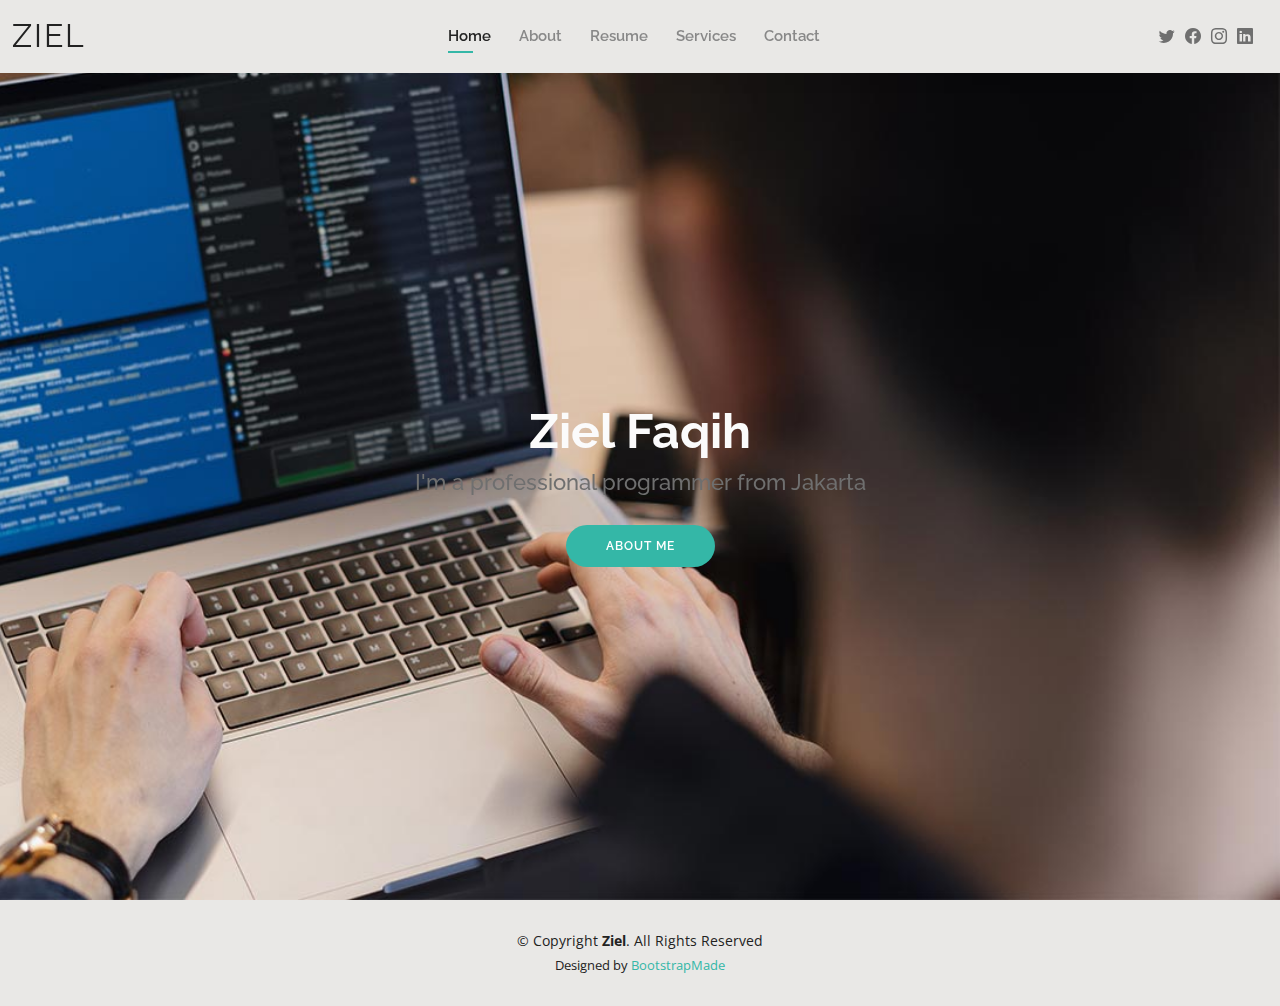
<file: index.html>
<!DOCTYPE html>
<html lang="en">

<head>
  <meta charset="utf-8">
  <meta content="width=device-width, initial-scale=1.0" name="viewport">

  <title>Ziel Bootstrap Template - Index</title>
  <meta content="" name="description">
  <meta content="" name="keywords">

  <!-- Favicons -->
  <link href="assets/img/favicon.png" rel="icon">
  <link href="assets/img/apple-touch-icon.png" rel="apple-touch-icon">

  <!-- Google Fonts -->
  <link href="https://fonts.googleapis.com/css?family=Open+Sans:300,300i,400,400i,600,600i,700,700i|Raleway:300,300i,400,400i,500,500i,600,600i,700,700i|Poppins:300,300i,400,400i,500,500i,600,600i,700,700i" rel="stylesheet">

  <!-- Vendor CSS Files -->
  <link href="assets/vendor/aos/aos.css" rel="stylesheet">
  <link href="assets/vendor/bootstrap/css/bootstrap.min.css" rel="stylesheet">
  <link href="assets/vendor/bootstrap-icons/bootstrap-icons.css" rel="stylesheet">
  <link href="assets/vendor/boxicons/css/boxicons.min.css" rel="stylesheet">
  <link href="assets/vendor/glightbox/css/glightbox.min.css" rel="stylesheet">
  <link href="assets/vendor/swiper/swiper-bundle.min.css" rel="stylesheet">

  <!-- Template Main CSS File -->
  <link href="assets/css/style.css" rel="stylesheet">

  <!-- =======================================================
  * Template Name: Kelly - v4.9.1
  * Template URL: https://bootstrapmade.com/kelly-free-bootstrap-cv-resume-html-template/
  * Author: BootstrapMade.com
  * License: https://bootstrapmade.com/license/
  ======================================================== -->
</head>

<body>

  <!-- ======= Header ======= -->
  <header id="header" class="fixed-top">
    <div class="container-fluid d-flex justify-content-between align-items-center">

      <h1 class="logo me-auto me-lg-0"><a href="index.html">Ziel</a></h1>
      <!-- Uncomment below if you prefer to use an image logo -->
      <!-- <a href="index.html" class="logo"><img src="assets/img/logo.png" alt="" class="img-fluid"></a>-->

      <nav id="navbar" class="navbar order-last order-lg-0">
        <ul>
          <li><a class="active" href="index.html">Home</a></li>
          <li><a href="about.html">About</a></li>
          <li><a href="resume.html">Resume</a></li>
          <li><a href="services.html">Services</a></li>
          <!-- <li><a href="portfolio.html">Portfolio</a></li> -->
          <li><a href="contact.html">Contact</a></li>
        </ul>
        <i class="bi bi-list mobile-nav-toggle"></i>
      </nav><!-- .navbar -->

      <div class="header-social-links">
        <a href="#" class="twitter"><i class="bi bi-twitter"></i></a>
        <a href="#" class="facebook"><i class="bi bi-facebook"></i></a>
        <a href="#" class="instagram"><i class="bi bi-instagram"></i></a>
        <a href="#" class="linkedin"><i class="bi bi-linkedin"></i></i></a>
      </div>

    </div>

  </header><!-- End Header -->

  <!-- ======= Hero Section ======= -->
  <section id="hero" class="d-flex align-items-center">
    <div class="container d-flex flex-column align-items-center" data-aos="zoom-in" data-aos-delay="100">
      <h1>Ziel Faqih</h1>
      <h2>I'm a professional programmer from Jakarta</h2>
      <a href="about.html" class="btn-about">About Me</a>
    </div>
  </section><!-- End Hero -->

  <!-- ======= Footer ======= -->
  <footer id="footer">
    <div class="container">
      <div class="copyright">
        &copy; Copyright <strong><span>Ziel</span></strong>. All Rights Reserved
      </div>
      <div class="credits">
        <!-- All the links in the footer should remain intact. -->
        <!-- You can delete the links only if you purchased the pro version. -->
        <!-- Licensing information: https://bootstrapmade.com/license/ -->
        <!-- Purchase the pro version with working PHP/AJAX contact form: https://bootstrapmade.com/kelly-free-bootstrap-cv-resume-html-template/ -->
        Designed by <a href="https://bootstrapmade.com/">BootstrapMade</a>
      </div>
    </div>
  </footer><!-- End  Footer -->

  <div id="preloader"></div>
  <a href="#" class="back-to-top d-flex align-items-center justify-content-center"><i class="bi bi-arrow-up-short"></i></a>

  <!-- Vendor JS Files -->
  <script src="assets/vendor/purecounter/purecounter_vanilla.js"></script>
  <script src="assets/vendor/aos/aos.js"></script>
  <script src="assets/vendor/bootstrap/js/bootstrap.bundle.min.js"></script>
  <script src="assets/vendor/glightbox/js/glightbox.min.js"></script>
  <script src="assets/vendor/isotope-layout/isotope.pkgd.min.js"></script>
  <script src="assets/vendor/swiper/swiper-bundle.min.js"></script>
  <script src="assets/vendor/waypoints/noframework.waypoints.js"></script>
  <script src="assets/vendor/php-email-form/validate.js"></script>

  <!-- Template Main JS File -->
  <script src="assets/js/main.js"></script>

</body>

</html>
</file>
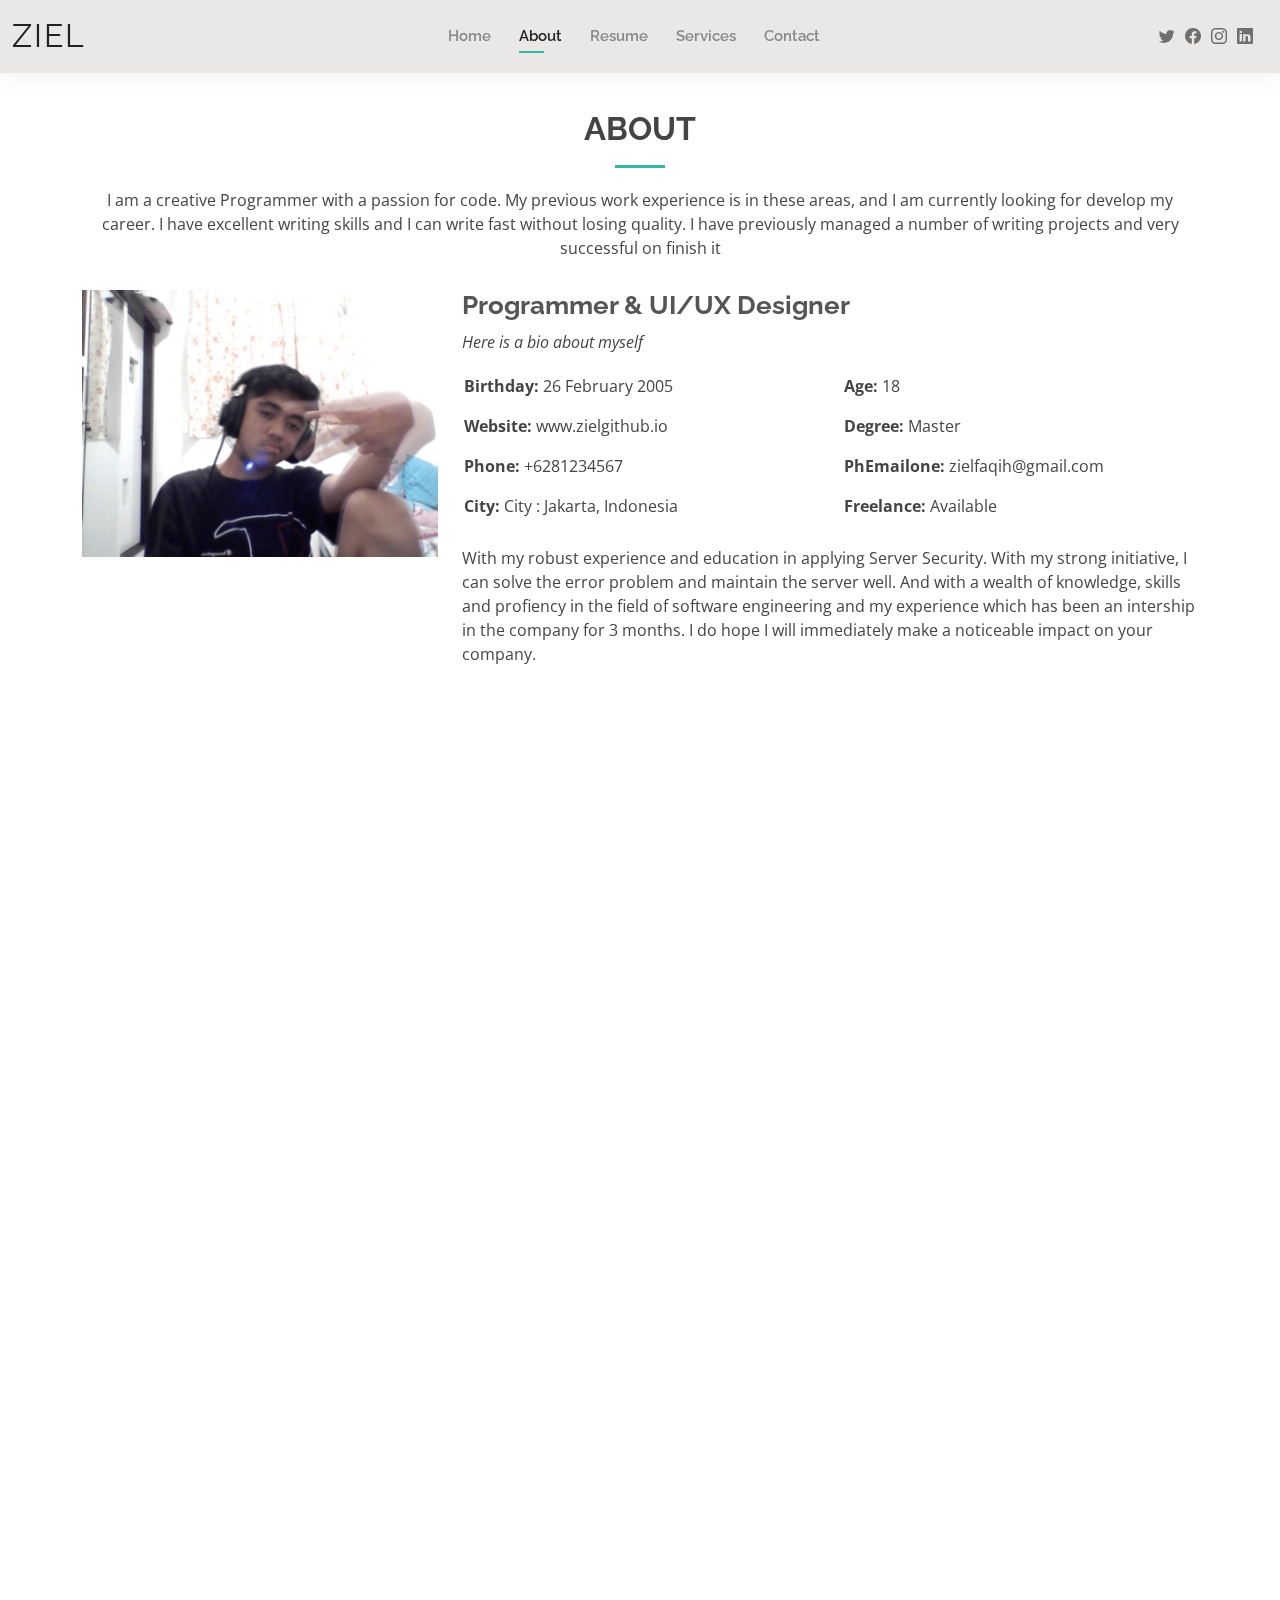
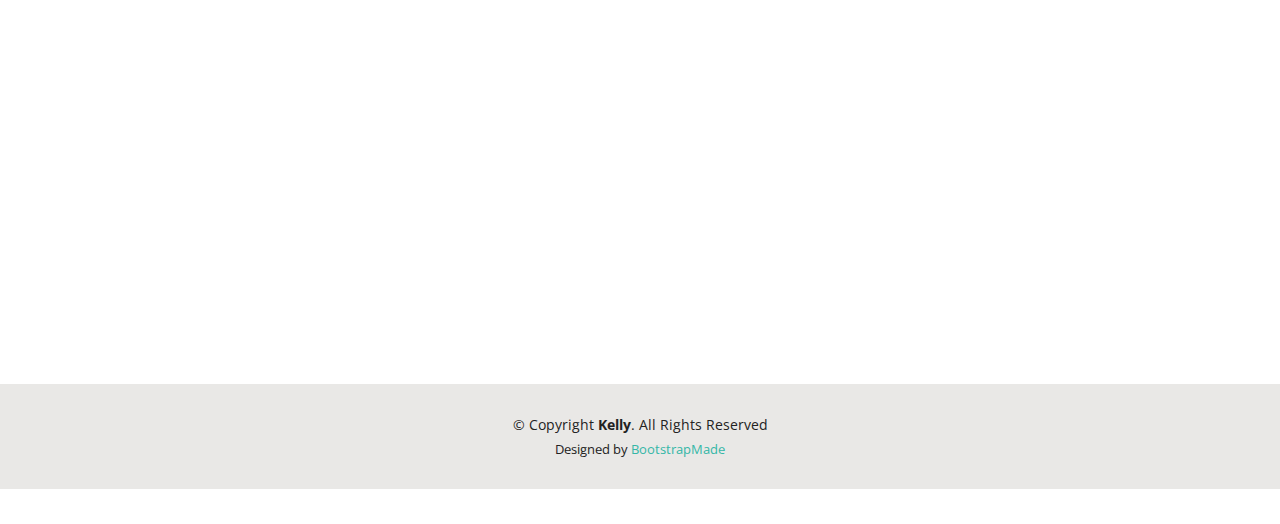
<file: about.html>
<!DOCTYPE html>
<html lang="en">

<head>
  <meta charset="utf-8">
  <meta content="width=device-width, initial-scale=1.0" name="viewport">

  <title>About - Ziel Bootstrap Template</title>
  <meta content="" name="description">
  <meta content="" name="keywords">

  <!-- Favicons -->
  <link href="assets/img/favicon.png" rel="icon">
  <link href="assets/img/apple-touch-icon.png" rel="apple-touch-icon">

  <!-- Google Fonts -->
  <link href="https://fonts.googleapis.com/css?family=Open+Sans:300,300i,400,400i,600,600i,700,700i|Raleway:300,300i,400,400i,500,500i,600,600i,700,700i|Poppins:300,300i,400,400i,500,500i,600,600i,700,700i" rel="stylesheet">

  <!-- Vendor CSS Files -->
  <link href="assets/vendor/aos/aos.css" rel="stylesheet">
  <link href="assets/vendor/bootstrap/css/bootstrap.min.css" rel="stylesheet">
  <link href="assets/vendor/bootstrap-icons/bootstrap-icons.css" rel="stylesheet">
  <link href="assets/vendor/boxicons/css/boxicons.min.css" rel="stylesheet">
  <link href="assets/vendor/glightbox/css/glightbox.min.css" rel="stylesheet">
  <link href="assets/vendor/swiper/swiper-bundle.min.css" rel="stylesheet">

  <!-- Template Main CSS File -->
  <link href="assets/css/style.css" rel="stylesheet">

  <!-- =======================================================
  * Template Name: Kelly - v4.9.1
  * Template URL: https://bootstrapmade.com/kelly-free-bootstrap-cv-resume-html-template/
  * Author: BootstrapMade.com
  * License: https://bootstrapmade.com/license/
  ======================================================== -->
</head>

<body>

  <!-- ======= Header ======= -->
  <header id="header" class="fixed-top">
    <div class="container-fluid d-flex justify-content-between align-items-center">

      <h1 class="logo me-auto me-lg-0"><a href="index.html">Ziel</a></h1>
      <!-- Uncomment below if you prefer to use an image logo -->
      <!-- <a href="index.html" class="logo"><img src="assets/img/logo.png" alt="" class="img-fluid"></a>-->

      <nav id="navbar" class="navbar order-last order-lg-0">
        <ul>
          <li><a href="index.html">Home</a></li>
          <li><a class="active" href="about.html">About</a></li>
          <li><a href="resume.html">Resume</a></li>
          <li><a href="services.html">Services</a></li>
          <!-- <li><a href="portfolio.html">Portfolio</a></li> -->
          <li><a href="contact.html">Contact</a></li>
        </ul>
        <i class="bi bi-list mobile-nav-toggle"></i>
      </nav><!-- .navbar -->

      <div class="header-social-links">
        <a href="#" class="twitter"><i class="bi bi-twitter"></i></a>
        <a href="#" class="facebook"><i class="bi bi-facebook"></i></a>
        <a href="#" class="instagram"><i class="bi bi-instagram"></i></a>
        <a href="#" class="linkedin"><i class="bi bi-linkedin"></i></i></a>
      </div>

    </div>

  </header><!-- End Header -->

  <main id="main">

    <!-- ======= About Section ======= -->
    <section id="about" class="about">
      <div class="container" data-aos="fade-up">

        <div class="section-title">
          <h2>About</h2>
          <p>I am a creative Programmer with a passion for code. My previous work experience is in these areas, and I am currently looking for develop my career. I have excellent writing skills and I can write fast without losing quality. I have previously managed a number of writing projects and very successful on finish it</p>
        </div>

        <div class="row">
          <div class="col-lg-4">
            <img src="assets/img/ziel.jpg" class="img-fluid" alt="">
          </div>
          <div class="col-lg-8 pt-4 pt-lg-0 content">
            <h3>Programmer &amp; UI/UX Designer</h3>
            <p class="fst-italic">
              Here is a bio about myself
            </p>
            <div class="row">
              <div class="col-lg-6">
                <ul>
                  <li><i class="bi bi-rounded-right"></i> <strong>Birthday:</strong> 26 February 2005</li>
                  <li><i class="bi bi-rounded-right"></i> <strong>Website:</strong> www.zielgithub.io</li>
                  <li><i class="bi bi-rounded-right"></i> <strong>Phone:</strong> +6281234567</li>
                  <li><i class="bi bi-rounded-right"></i> <strong>City:</strong> City : Jakarta, Indonesia</li>
                </ul>
              </div>
              <div class="col-lg-6">
                <ul>
                  <li><i class="bi bi-rounded-right"></i> <strong>Age:</strong> 18</li>
                  <li><i class="bi bi-rounded-right"></i> <strong>Degree:</strong> Master</li>
                  <li><i class="bi bi-rounded-right"></i> <strong>PhEmailone:</strong> zielfaqih@gmail.com</li>
                  <li><i class="bi bi-rounded-right"></i> <strong>Freelance:</strong> Available</li>
                </ul>
              </div>
            </div>
            <p>
              With my robust experience and education in applying Server Security. With my strong initiative, I can
solve the error problem and maintain the server well. And with a wealth of knowledge, skills and
profiency in the field of software engineering and my experience which has been an intership in the
company for 3 months. I do hope I will immediately make a noticeable impact on your company.
            </p>
          </div>
        </div>

      </div>
    </section><!-- End About Section -->

    <!-- ======= Skills Section ======= -->
    <section id="skills" class="skills">
      <div class="container" data-aos="fade-up">

        <div class="section-title">
          <h2>Skills</h2>
          <p></p>
        </div>

        <div class="row skills-content">

          <div class="col-lg-6">

            <div class="progress">
              <span class="skill">HTML <i class="val">100%</i></span>
              <div class="progress-bar-wrap">
                <div class="progress-bar" role="progressbar" aria-valuenow="100" aria-valuemin="0" aria-valuemax="100"></div>
              </div>
            </div>

            <div class="progress">
              <span class="skill">CSS <i class="val">90%</i></span>
              <div class="progress-bar-wrap">
                <div class="progress-bar" role="progressbar" aria-valuenow="90" aria-valuemin="0" aria-valuemax="100"></div>
              </div>
            </div>

            <div class="progress">
              <span class="skill">JavaScript <i class="val">75%</i></span>
              <div class="progress-bar-wrap">
                <div class="progress-bar" role="progressbar" aria-valuenow="75" aria-valuemin="0" aria-valuemax="100"></div>
              </div>
            </div>

          </div>

          <div class="col-lg-6">

            <div class="progress">
              <span class="skill">PHP <i class="val">80%</i></span>
              <div class="progress-bar-wrap">
                <div class="progress-bar" role="progressbar" aria-valuenow="80" aria-valuemin="0" aria-valuemax="100"></div>
              </div>
            </div>

            <div class="progress">
              <span class="skill">WordPress/CMS <i class="val">90%</i></span>
              <div class="progress-bar-wrap">
                <div class="progress-bar" role="progressbar" aria-valuenow="90" aria-valuemin="0" aria-valuemax="100"></div>
              </div>
            </div>

            <div class="progress">
              <span class="skill">Photoshop <i class="val">55%</i></span>
              <div class="progress-bar-wrap">
                <div class="progress-bar" role="progressbar" aria-valuenow="55" aria-valuemin="0" aria-valuemax="100"></div>
              </div>
            </div>

          </div>

        </div>

      </div>
    </section><!-- End Skills Section -->

    <!-- ======= Facts Section ======= -->
    <section id="facts" class="facts">
      <div class="container" data-aos="fade-up">

        <div class="section-title">
          <h2>Facts</h2>
          <p></p>
        </div>

        <div class="row counters">

          <div class="col-lg-3 col-6 text-center">
            <span data-purecounter-start="0" data-purecounter-end="232" data-purecounter-duration="1" class="purecounter"></span>
            <p>Clients</p>
          </div>

          <div class="col-lg-3 col-6 text-center">
            <span data-purecounter-start="0" data-purecounter-end="521" data-purecounter-duration="1" class="purecounter"></span>
            <p>Projects</p>
          </div>

          <div class="col-lg-3 col-6 text-center">
            <span data-purecounter-start="0" data-purecounter-end="1463" data-purecounter-duration="1" class="purecounter"></span>
            <p>Hours Of Support</p>
          </div>

          <div class="col-lg-3 col-6 text-center">
            <span data-purecounter-start="0" data-purecounter-end="15" data-purecounter-duration="1" class="purecounter"></span>
            <p>Hard Workers</p>
          </div>

        </div>

      </div>
    </section><!-- End Facts Section -->

    <!-- ======= Testimonials Section ======= -->
    <section id="testimonials" class="testimonials">
      <div class="container" data-aos="fade-up">

        <div class="section-title">
          <h2>Testimonials</h2>
          <p></p>
        </div>

        <div class="testimonials-slider swiper" data-aos="fade-up" data-aos-delay="100">
          <div class="swiper-wrapper">

            <div class="swiper-slide">
              <div class="testimonial-item">
                <img src="assets/img/testimonials/testimonials-1.jpg" class="testimonial-img" alt="">
                <h3>Saul Goodman</h3>
                <h4>Ceo &amp; Founder</h4>
                <p>
                  <i class="bx bxs-quote-alt-left quote-icon-left"></i>
                  
                  <i class="bx bxs-quote-alt-right quote-icon-right"></i>
                </p>
              </div>
            </div><!-- End testimonial item -->

            <div class="swiper-slide">
              <div class="testimonial-item">
                <img src="assets/img/testimonials/testimonials-2.jpg" class="testimonial-img" alt="">
                <h3>Sara Wilsson</h3>
                <h4>Designer</h4>
                <p>
                  <i class="bx bxs-quote-alt-left quote-icon-left"></i>
                  
                  <i class="bx bxs-quote-alt-right quote-icon-right"></i>
                </p>
              </div>
            </div><!-- End testimonial item -->

            <div class="swiper-slide">
              <div class="testimonial-item">
                <img src="assets/img/testimonials/testimonials-3.jpg" class="testimonial-img" alt="">
                <h3>Jena Karlis</h3>
                <h4>Store Owner</h4>
                <p>
                  <i class="bx bxs-quote-alt-left quote-icon-left"></i>
                  
                  <i class="bx bxs-quote-alt-right quote-icon-right"></i>
                </p>
              </div>
            </div><!-- End testimonial item -->

            <div class="swiper-slide">
              <div class="testimonial-item">
                <img src="assets/img/testimonials/testimonials-4.jpg" class="testimonial-img" alt="">
                <h3>Matt Brandon</h3>
                <h4>Freelancer</h4>
                <p>
                  <i class="bx bxs-quote-alt-left quote-icon-left"></i>
                  
                  <i class="bx bxs-quote-alt-right quote-icon-right"></i>
                </p>
              </div>
            </div><!-- End testimonial item -->

            <div class="swiper-slide">
              <div class="testimonial-item">
                <img src="assets/img/testimonials/testimonials-5.jpg" class="testimonial-img" alt="">
                <h3>John Larson</h3>
                <h4>Entrepreneur</h4>
                <p>
                  <i class="bx bxs-quote-alt-left quote-icon-left"></i>
                  
                  <i class="bx bxs-quote-alt-right quote-icon-right"></i>
                </p>
              </div>
            </div><!-- End testimonial item -->

          </div>
          <div class="swiper-pagination"></div>
        </div>

      </div>
    </section><!-- End Testimonials Section -->

  </main><!-- End #main -->

  <!-- ======= Footer ======= -->
  <footer id="footer">
    <div class="container">
      <div class="copyright">
        &copy; Copyright <strong><span>Kelly</span></strong>. All Rights Reserved
      </div>
      <div class="credits">
        <!-- All the links in the footer should remain intact. -->
        <!-- You can delete the links only if you purchased the pro version. -->
        <!-- Licensing information: https://bootstrapmade.com/license/ -->
        <!-- Purchase the pro version with working PHP/AJAX contact form: https://bootstrapmade.com/kelly-free-bootstrap-cv-resume-html-template/ -->
        Designed by <a href="https://bootstrapmade.com/">BootstrapMade</a>
      </div>
    </div>
  </footer><!-- End  Footer -->

  <div id="preloader"></div>
  <a href="#" class="back-to-top d-flex align-items-center justify-content-center"><i class="bi bi-arrow-up-short"></i></a>

  <!-- Vendor JS Files -->
  <script src="assets/vendor/purecounter/purecounter_vanilla.js"></script>
  <script src="assets/vendor/aos/aos.js"></script>
  <script src="assets/vendor/bootstrap/js/bootstrap.bundle.min.js"></script>
  <script src="assets/vendor/glightbox/js/glightbox.min.js"></script>
  <script src="assets/vendor/isotope-layout/isotope.pkgd.min.js"></script>
  <script src="assets/vendor/swiper/swiper-bundle.min.js"></script>
  <script src="assets/vendor/waypoints/noframework.waypoints.js"></script>
  <script src="assets/vendor/php-email-form/validate.js"></script>

  <!-- Template Main JS File -->
  <script src="assets/js/main.js"></script>

</body>

</html>
</file>
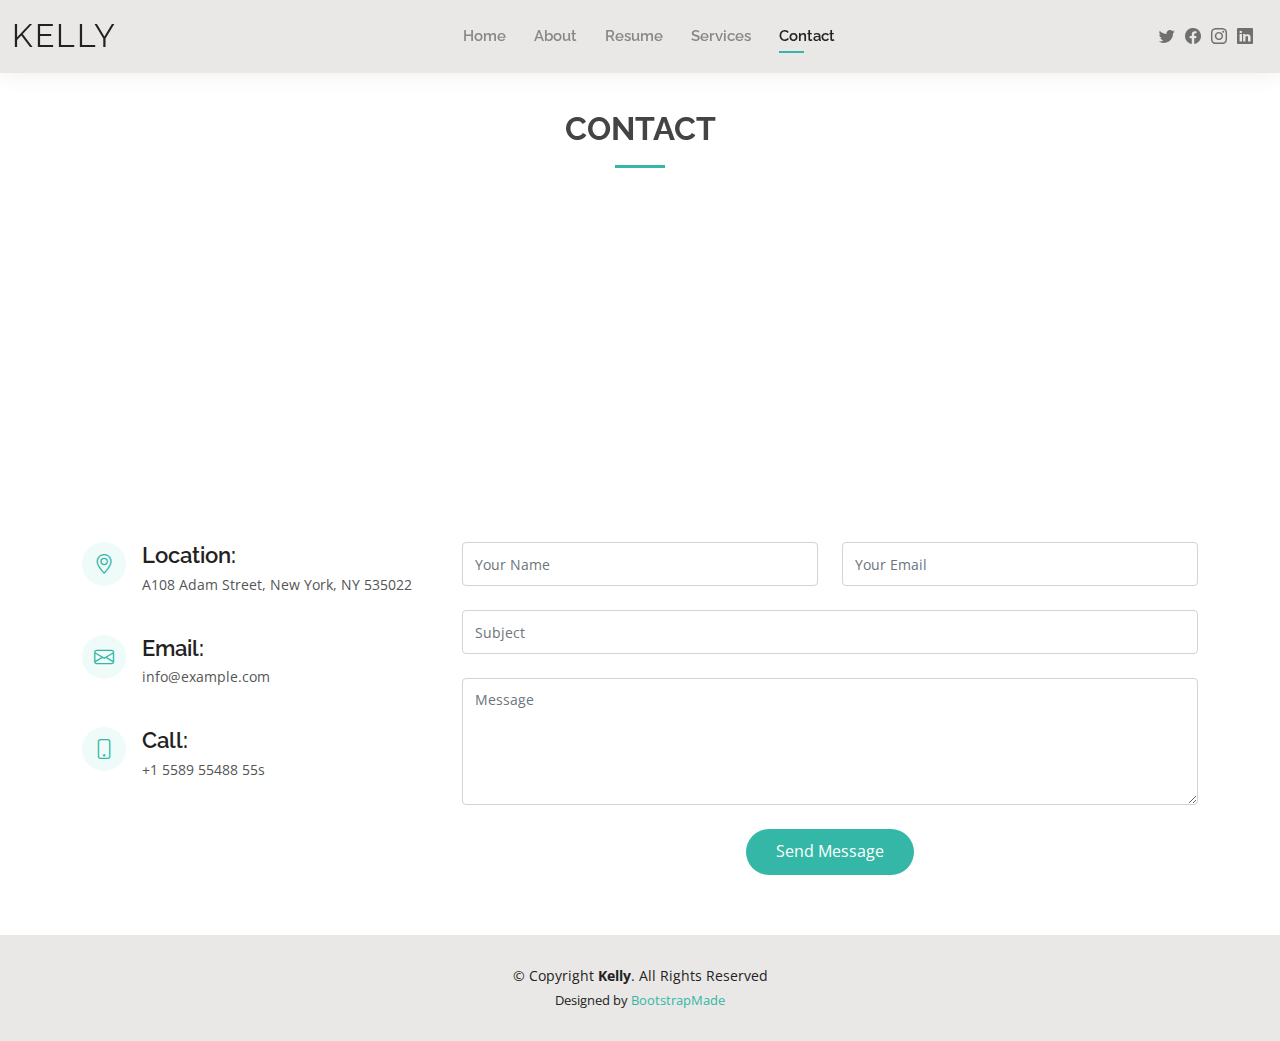
<file: contact.html>
<!DOCTYPE html>
<html lang="en">

<head>
  <meta charset="utf-8">
  <meta content="width=device-width, initial-scale=1.0" name="viewport">

  <title>Contact - Ziel Bootstrap Template</title>
  <meta content="" name="description">
  <meta content="" name="keywords">

  <!-- Favicons -->
  <link href="assets/img/favicon.png" rel="icon">
  <link href="assets/img/apple-touch-icon.png" rel="apple-touch-icon">

  <!-- Google Fonts -->
  <link href="https://fonts.googleapis.com/css?family=Open+Sans:300,300i,400,400i,600,600i,700,700i|Raleway:300,300i,400,400i,500,500i,600,600i,700,700i|Poppins:300,300i,400,400i,500,500i,600,600i,700,700i" rel="stylesheet">

  <!-- Vendor CSS Files -->
  <link href="assets/vendor/aos/aos.css" rel="stylesheet">
  <link href="assets/vendor/bootstrap/css/bootstrap.min.css" rel="stylesheet">
  <link href="assets/vendor/bootstrap-icons/bootstrap-icons.css" rel="stylesheet">
  <link href="assets/vendor/boxicons/css/boxicons.min.css" rel="stylesheet">
  <link href="assets/vendor/glightbox/css/glightbox.min.css" rel="stylesheet">
  <link href="assets/vendor/swiper/swiper-bundle.min.css" rel="stylesheet">

  <!-- Template Main CSS File -->
  <link href="assets/css/style.css" rel="stylesheet">

  <!-- =======================================================
  * Template Name: Kelly - v4.9.1
  * Template URL: https://bootstrapmade.com/kelly-free-bootstrap-cv-resume-html-template/
  * Author: BootstrapMade.com
  * License: https://bootstrapmade.com/license/
  ======================================================== -->
</head>

<body>

  <!-- ======= Header ======= -->
  <header id="header" class="fixed-top">
    <div class="container-fluid d-flex justify-content-between align-items-center">

      <h1 class="logo me-auto me-lg-0"><a href="index.html">Kelly</a></h1>
      <!-- Uncomment below if you prefer to use an image logo -->
      <!-- <a href="index.html" class="logo"><img src="assets/img/logo.png" alt="" class="img-fluid"></a>-->

      <nav id="navbar" class="navbar order-last order-lg-0">
        <ul>
          <li><a href="index.html">Home</a></li>
          <li><a href="about.html">About</a></li>
          <li><a href="resume.html">Resume</a></li>
          <li><a href="services.html">Services</a></li>
          <!-- <li><a href="portfolio.html">Portfolio</a></li> -->
          <li><a class="active" href="contact.html">Contact</a></li>
        </ul>
        <i class="bi bi-list mobile-nav-toggle"></i>
      </nav><!-- .navbar -->

      <div class="header-social-links">
        <a href="#" class="twitter"><i class="bi bi-twitter"></i></a>
        <a href="#" class="facebook"><i class="bi bi-facebook"></i></a>
        <a href="#" class="instagram"><i class="bi bi-instagram"></i></a>
        <a href="#" class="linkedin"><i class="bi bi-linkedin"></i></i></a>
      </div>

    </div>

  </header><!-- End Header -->

  <main id="main">

    <!-- ======= Contact Section ======= -->
    <section id="contact" class="contact">
      <div class="container" data-aos="fade-up">

        <div class="section-title">
          <h2>Contact</h2>
          <p></p>
        </div>

        <div>
          <iframe style="border:0; width: 100%; height: 270px;" src="https://www.google.com/maps/embed?pb=!1m14!1m8!1m3!1d12097.433213460943!2d-74.0062269!3d40.7101282!3m2!1i1024!2i768!4f13.1!3m3!1m2!1s0x0%3A0xb89d1fe6bc499443!2sDowntown+Conference+Center!5e0!3m2!1smk!2sbg!4v1539943755621" frameborder="0" allowfullscreen></iframe>
        </div>

        <div class="row mt-5">

          <div class="col-lg-4">
            <div class="info">
              <div class="address">
                <i class="bi bi-geo-alt"></i>
                <h4>Location:</h4>
                <p>A108 Adam Street, New York, NY 535022</p>
              </div>

              <div class="email">
                <i class="bi bi-envelope"></i>
                <h4>Email:</h4>
                <p>info@example.com</p>
              </div>

              <div class="phone">
                <i class="bi bi-phone"></i>
                <h4>Call:</h4>
                <p>+1 5589 55488 55s</p>
              </div>

            </div>

          </div>

          <div class="col-lg-8 mt-5 mt-lg-0">

            <form action="forms/contact.php" method="post" role="form" class="php-email-form">
              <div class="row">
                <div class="col-md-6 form-group">
                  <input type="text" name="name" class="form-control" id="name" placeholder="Your Name" required>
                </div>
                <div class="col-md-6 form-group mt-3 mt-md-0">
                  <input type="email" class="form-control" name="email" id="email" placeholder="Your Email" required>
                </div>
              </div>
              <div class="form-group mt-3">
                <input type="text" class="form-control" name="subject" id="subject" placeholder="Subject" required>
              </div>
              <div class="form-group mt-3">
                <textarea class="form-control" name="message" rows="5" placeholder="Message" required></textarea>
              </div>
              <div class="my-3">
                <div class="loading">Loading</div>
                <div class="error-message"></div>
                <div class="sent-message">Your message has been sent. Thank you!</div>
              </div>
              <div class="text-center"><button type="submit">Send Message</button></div>
            </form>

          </div>

        </div>

      </div>
    </section><!-- End Contact Section -->

  </main><!-- End #main -->

  <!-- ======= Footer ======= -->
  <footer id="footer">
    <div class="container">
      <div class="copyright">
        &copy; Copyright <strong><span>Kelly</span></strong>. All Rights Reserved
      </div>
      <div class="credits">
        <!-- All the links in the footer should remain intact. -->
        <!-- You can delete the links only if you purchased the pro version. -->
        <!-- Licensing information: https://bootstrapmade.com/license/ -->
        <!-- Purchase the pro version with working PHP/AJAX contact form: https://bootstrapmade.com/kelly-free-bootstrap-cv-resume-html-template/ -->
        Designed by <a href="https://bootstrapmade.com/">BootstrapMade</a>
      </div>
    </div>
  </footer><!-- End  Footer -->

  <div id="preloader"></div>
  <a href="#" class="back-to-top d-flex align-items-center justify-content-center"><i class="bi bi-arrow-up-short"></i></a>

  <!-- Vendor JS Files -->
  <script src="assets/vendor/purecounter/purecounter_vanilla.js"></script>
  <script src="assets/vendor/aos/aos.js"></script>
  <script src="assets/vendor/bootstrap/js/bootstrap.bundle.min.js"></script>
  <script src="assets/vendor/glightbox/js/glightbox.min.js"></script>
  <script src="assets/vendor/isotope-layout/isotope.pkgd.min.js"></script>
  <script src="assets/vendor/swiper/swiper-bundle.min.js"></script>
  <script src="assets/vendor/waypoints/noframework.waypoints.js"></script>
  <script src="assets/vendor/php-email-form/validate.js"></script>

  <!-- Template Main JS File -->
  <script src="assets/js/main.js"></script>

</body>

</html>
</file>
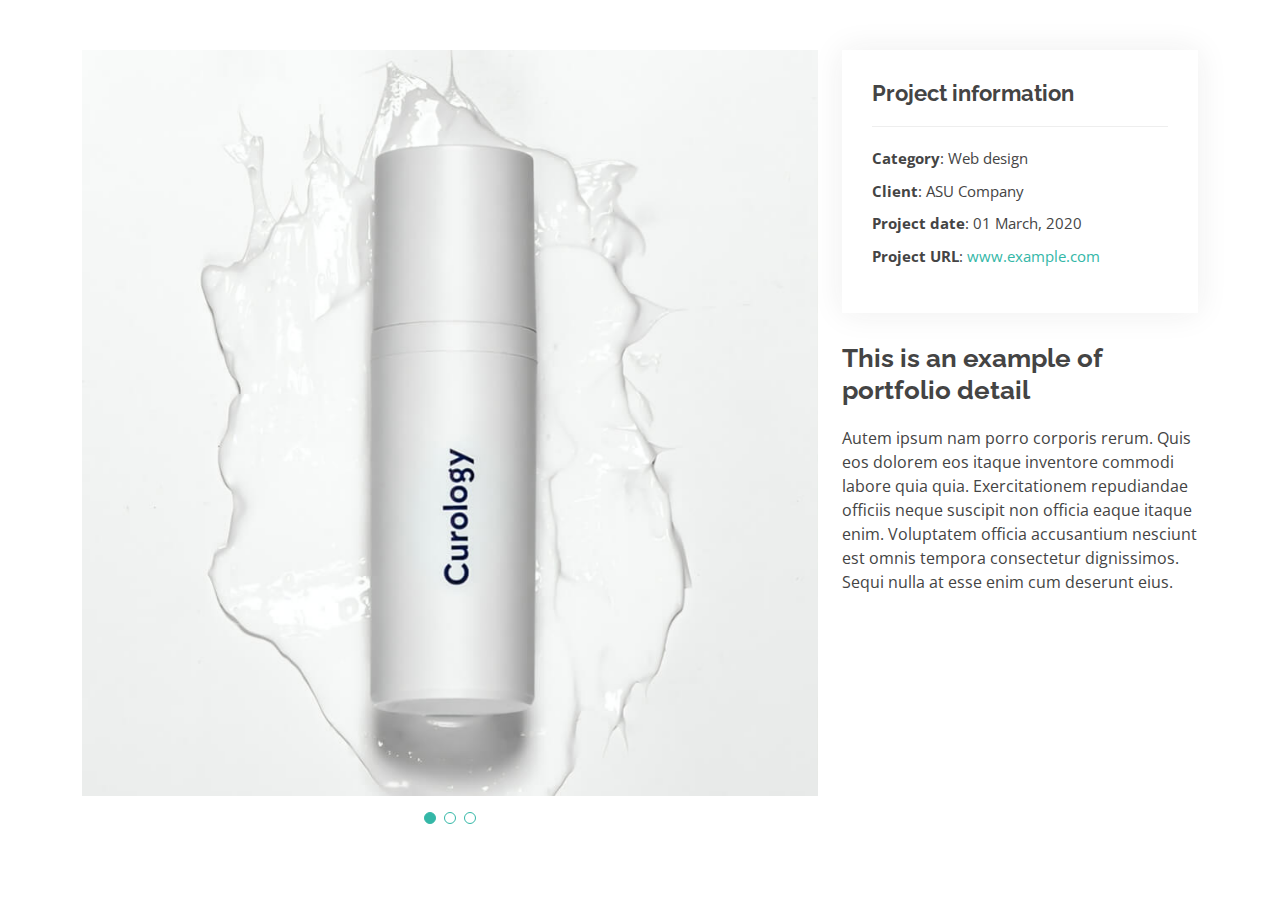
<file: portfolio-details.html>
<!DOCTYPE html>
<html lang="en">

<head>
  <meta charset="utf-8">
  <meta content="width=device-width, initial-scale=1.0" name="viewport">

  <title>Portfolio Details - Kelly Bootstrap Template</title>
  <meta content="" name="description">
  <meta content="" name="keywords">

  <!-- Favicons -->
  <link href="assets/img/favicon.png" rel="icon">
  <link href="assets/img/apple-touch-icon.png" rel="apple-touch-icon">

  <!-- Google Fonts -->
  <link href="https://fonts.googleapis.com/css?family=Open+Sans:300,300i,400,400i,600,600i,700,700i|Raleway:300,300i,400,400i,500,500i,600,600i,700,700i|Poppins:300,300i,400,400i,500,500i,600,600i,700,700i" rel="stylesheet">

  <!-- Vendor CSS Files -->
  <link href="assets/vendor/aos/aos.css" rel="stylesheet">
  <link href="assets/vendor/bootstrap/css/bootstrap.min.css" rel="stylesheet">
  <link href="assets/vendor/bootstrap-icons/bootstrap-icons.css" rel="stylesheet">
  <link href="assets/vendor/boxicons/css/boxicons.min.css" rel="stylesheet">
  <link href="assets/vendor/glightbox/css/glightbox.min.css" rel="stylesheet">
  <link href="assets/vendor/swiper/swiper-bundle.min.css" rel="stylesheet">

  <!-- Template Main CSS File -->
  <link href="assets/css/style.css" rel="stylesheet">

  <!-- =======================================================
  * Template Name: Kelly - v4.9.1
  * Template URL: https://bootstrapmade.com/kelly-free-bootstrap-cv-resume-html-template/
  * Author: BootstrapMade.com
  * License: https://bootstrapmade.com/license/
  ======================================================== -->
</head>

<body>

  <main id="main">

    <!-- ======= Portfolio Details Section ======= -->
    <section id="portfolio-details" class="portfolio-details">
      <div class="container">

        <div class="row gy-4">

          <div class="col-lg-8">
            <div class="portfolio-details-slider swiper">
              <div class="swiper-wrapper align-items-center">

                <div class="swiper-slide">
                  <img src="assets/img/portfolio/portfolio-1.jpg" alt="">
                </div>

                <div class="swiper-slide">
                  <img src="assets/img/portfolio/portfolio-2.jpg" alt="">
                </div>

                <div class="swiper-slide">
                  <img src="assets/img/portfolio/portfolio-3.jpg" alt="">
                </div>

              </div>
              <div class="swiper-pagination"></div>
            </div>
          </div>

          <div class="col-lg-4">
            <div class="portfolio-info">
              <h3>Project information</h3>
              <ul>
                <li><strong>Category</strong>: Web design</li>
                <li><strong>Client</strong>: ASU Company</li>
                <li><strong>Project date</strong>: 01 March, 2020</li>
                <li><strong>Project URL</strong>: <a href="#">www.example.com</a></li>
              </ul>
            </div>
            <div class="portfolio-description">
              <h2>This is an example of portfolio detail</h2>
              <p>
                Autem ipsum nam porro corporis rerum. Quis eos dolorem eos itaque inventore commodi labore quia quia. Exercitationem repudiandae officiis neque suscipit non officia eaque itaque enim. Voluptatem officia accusantium nesciunt est omnis tempora consectetur dignissimos. Sequi nulla at esse enim cum deserunt eius.
              </p>
            </div>
          </div>

        </div>

      </div>
    </section><!-- End Portfolio Details Section -->

  </main><!-- End #main -->

  <div id="preloader"></div>
  <a href="#" class="back-to-top d-flex align-items-center justify-content-center"><i class="bi bi-arrow-up-short"></i></a>

  <!-- Vendor JS Files -->
  <script src="assets/vendor/purecounter/purecounter_vanilla.js"></script>
  <script src="assets/vendor/aos/aos.js"></script>
  <script src="assets/vendor/bootstrap/js/bootstrap.bundle.min.js"></script>
  <script src="assets/vendor/glightbox/js/glightbox.min.js"></script>
  <script src="assets/vendor/isotope-layout/isotope.pkgd.min.js"></script>
  <script src="assets/vendor/swiper/swiper-bundle.min.js"></script>
  <script src="assets/vendor/waypoints/noframework.waypoints.js"></script>
  <script src="assets/vendor/php-email-form/validate.js"></script>

  <!-- Template Main JS File -->
  <script src="assets/js/main.js"></script>

</body>

</html>
</file>
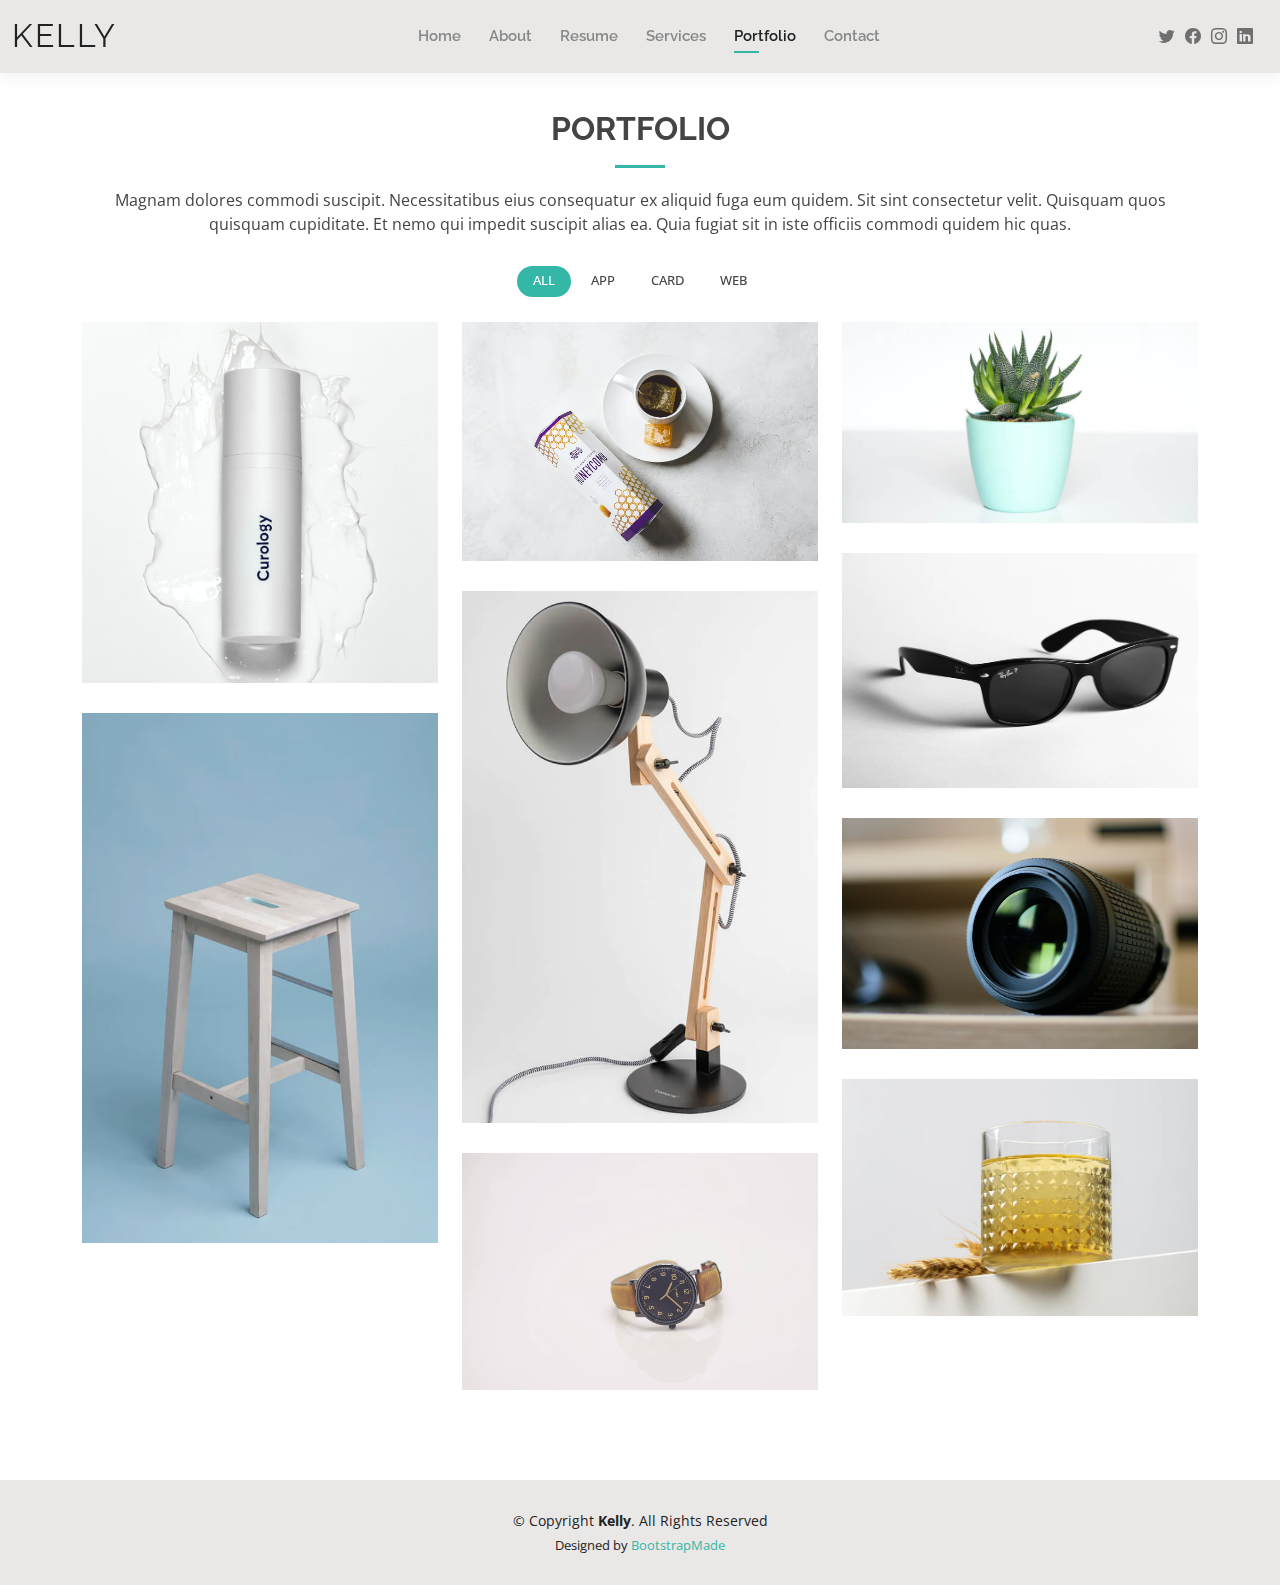
<file: portfolio.html>
<!DOCTYPE html>
<html lang="en">

<head>
  <meta charset="utf-8">
  <meta content="width=device-width, initial-scale=1.0" name="viewport">

  <title>Portfolio - Kelly Bootstrap Template</title>
  <meta content="" name="description">
  <meta content="" name="keywords">

  <!-- Favicons -->
  <link href="assets/img/favicon.png" rel="icon">
  <link href="assets/img/apple-touch-icon.png" rel="apple-touch-icon">

  <!-- Google Fonts -->
  <link href="https://fonts.googleapis.com/css?family=Open+Sans:300,300i,400,400i,600,600i,700,700i|Raleway:300,300i,400,400i,500,500i,600,600i,700,700i|Poppins:300,300i,400,400i,500,500i,600,600i,700,700i" rel="stylesheet">

  <!-- Vendor CSS Files -->
  <link href="assets/vendor/aos/aos.css" rel="stylesheet">
  <link href="assets/vendor/bootstrap/css/bootstrap.min.css" rel="stylesheet">
  <link href="assets/vendor/bootstrap-icons/bootstrap-icons.css" rel="stylesheet">
  <link href="assets/vendor/boxicons/css/boxicons.min.css" rel="stylesheet">
  <link href="assets/vendor/glightbox/css/glightbox.min.css" rel="stylesheet">
  <link href="assets/vendor/swiper/swiper-bundle.min.css" rel="stylesheet">

  <!-- Template Main CSS File -->
  <link href="assets/css/style.css" rel="stylesheet">

  <!-- =======================================================
  * Template Name: Kelly - v4.9.1
  * Template URL: https://bootstrapmade.com/kelly-free-bootstrap-cv-resume-html-template/
  * Author: BootstrapMade.com
  * License: https://bootstrapmade.com/license/
  ======================================================== -->
</head>

<body>

  <!-- ======= Header ======= -->
  <header id="header" class="fixed-top">
    <div class="container-fluid d-flex justify-content-between align-items-center">

      <h1 class="logo me-auto me-lg-0"><a href="index.html">Kelly</a></h1>
      <!-- Uncomment below if you prefer to use an image logo -->
      <!-- <a href="index.html" class="logo"><img src="assets/img/logo.png" alt="" class="img-fluid"></a>-->

      <nav id="navbar" class="navbar order-last order-lg-0">
        <ul>
          <li><a href="index.html">Home</a></li>
          <li><a href="about.html">About</a></li>
          <li><a href="resume.html">Resume</a></li>
          <li><a href="services.html">Services</a></li>
          <li><a class="active" href="portfolio.html">Portfolio</a></li>
          <li><a href="contact.html">Contact</a></li>
        </ul>
        <i class="bi bi-list mobile-nav-toggle"></i>
      </nav><!-- .navbar -->

      <div class="header-social-links">
        <a href="#" class="twitter"><i class="bi bi-twitter"></i></a>
        <a href="#" class="facebook"><i class="bi bi-facebook"></i></a>
        <a href="#" class="instagram"><i class="bi bi-instagram"></i></a>
        <a href="#" class="linkedin"><i class="bi bi-linkedin"></i></i></a>
      </div>

    </div>

  </header><!-- End Header -->

  <main id="main">

    <!-- ======= Portfolio Section ======= -->
    <section id="portfolio" class="portfolio">
      <div class="container" data-aos="fade-up">

        <div class="section-title">
          <h2>Portfolio</h2>
          <p>Magnam dolores commodi suscipit. Necessitatibus eius consequatur ex aliquid fuga eum quidem. Sit sint consectetur velit. Quisquam quos quisquam cupiditate. Et nemo qui impedit suscipit alias ea. Quia fugiat sit in iste officiis commodi quidem hic quas.</p>
        </div>

        <div class="row" data-aos="fade-up" data-aos-delay="100">
          <div class="col-lg-12 d-flex justify-content-center">
            <ul id="portfolio-flters">
              <li data-filter="*" class="filter-active">All</li>
              <li data-filter=".filter-app">App</li>
              <li data-filter=".filter-card">Card</li>
              <li data-filter=".filter-web">Web</li>
            </ul>
          </div>
        </div>

        <div class="row portfolio-container" data-aos="fade-up" data-aos-delay="200">

          <div class="col-lg-4 col-md-6 portfolio-item filter-app">
            <div class="portfolio-wrap">
              <img src="assets/img/portfolio/portfolio-1.jpg" class="img-fluid" alt="">
              <div class="portfolio-info">
                <h4>App 1</h4>
                <p>App</p>
                <div class="portfolio-links">
                  <a href="assets/img/portfolio/portfolio-1.jpg" data-gallery="portfolioGallery" class="portfolio-lightbox" title="App 1"><i class="bx bx-plus"></i></a>
                  <a href="portfolio-details.html" class="portfolio-details-lightbox" data-glightbox="type: external" title="Portfolio Details"><i class="bx bx-link"></i></a>
                </div>
              </div>
            </div>
          </div>

          <div class="col-lg-4 col-md-6 portfolio-item filter-web">
            <div class="portfolio-wrap">
              <img src="assets/img/portfolio/portfolio-2.jpg" class="img-fluid" alt="">
              <div class="portfolio-info">
                <h4>Web 3</h4>
                <p>Web</p>
                <div class="portfolio-links">
                  <a href="assets/img/portfolio/portfolio-2.jpg" data-gallery="portfolioGallery" class="portfolio-lightbox" title="Web 3"><i class="bx bx-plus"></i></a>
                  <a href="portfolio-details.html" class="portfolio-details-lightbox" data-glightbox="type: external" title="Portfolio Details"><i class="bx bx-link"></i></a>
                </div>
              </div>
            </div>
          </div>

          <div class="col-lg-4 col-md-6 portfolio-item filter-app">
            <div class="portfolio-wrap">
              <img src="assets/img/portfolio/portfolio-3.jpg" class="img-fluid" alt="">
              <div class="portfolio-info">
                <h4>App 2</h4>
                <p>App</p>
                <div class="portfolio-links">
                  <a href="assets/img/portfolio/portfolio-3.jpg" data-gallery="portfolioGallery" class="portfolio-lightbox" title="App 2"><i class="bx bx-plus"></i></a>
                  <a href="portfolio-details.html" class="portfolio-details-lightbox" data-glightbox="type: external" title="Portfolio Details"><i class="bx bx-link"></i></a>
                </div>
              </div>
            </div>
          </div>

          <div class="col-lg-4 col-md-6 portfolio-item filter-card">
            <div class="portfolio-wrap">
              <img src="assets/img/portfolio/portfolio-4.jpg" class="img-fluid" alt="">
              <div class="portfolio-info">
                <h4>Card 2</h4>
                <p>Card</p>
                <div class="portfolio-links">
                  <a href="assets/img/portfolio/portfolio-4.jpg" data-gallery="portfolioGallery" class="portfolio-lightbox" title="Card 2"><i class="bx bx-plus"></i></a>
                  <a href="portfolio-details.html" class="portfolio-details-lightbox" data-glightbox="type: external" title="Portfolio Details"><i class="bx bx-link"></i></a>
                </div>
              </div>
            </div>
          </div>

          <div class="col-lg-4 col-md-6 portfolio-item filter-web">
            <div class="portfolio-wrap">
              <img src="assets/img/portfolio/portfolio-5.jpg" class="img-fluid" alt="">
              <div class="portfolio-info">
                <h4>Web 2</h4>
                <p>Web</p>
                <div class="portfolio-links">
                  <a href="assets/img/portfolio/portfolio-5.jpg" data-gallery="portfolioGallery" class="portfolio-lightbox" title="Web 2"><i class="bx bx-plus"></i></a>
                  <a href="portfolio-details.html" class="portfolio-details-lightbox" data-glightbox="type: external" title="Portfolio Details"><i class="bx bx-link"></i></a>
                </div>
              </div>
            </div>
          </div>

          <div class="col-lg-4 col-md-6 portfolio-item filter-app">
            <div class="portfolio-wrap">
              <img src="assets/img/portfolio/portfolio-6.jpg" class="img-fluid" alt="">
              <div class="portfolio-info">
                <h4>App 3</h4>
                <p>App</p>
                <div class="portfolio-links">
                  <a href="assets/img/portfolio/portfolio-6.jpg" data-gallery="portfolioGallery" class="portfolio-lightbox" title="App 3"><i class="bx bx-plus"></i></a>
                  <a href="portfolio-details.html" class="portfolio-details-lightbox" data-glightbox="type: external" title="Portfolio Details"><i class="bx bx-link"></i></a>
                </div>
              </div>
            </div>
          </div>

          <div class="col-lg-4 col-md-6 portfolio-item filter-card">
            <div class="portfolio-wrap">
              <img src="assets/img/portfolio/portfolio-7.jpg" class="img-fluid" alt="">
              <div class="portfolio-info">
                <h4>Card 1</h4>
                <p>Card</p>
                <div class="portfolio-links">
                  <a href="assets/img/portfolio/portfolio-7.jpg" data-gallery="portfolioGallery" class="portfolio-lightbox" title="Card 1"><i class="bx bx-plus"></i></a>
                  <a href="portfolio-details.html" class="portfolio-details-lightbox" data-glightbox="type: external" title="Portfolio Details"><i class="bx bx-link"></i></a>
                </div>
              </div>
            </div>
          </div>

          <div class="col-lg-4 col-md-6 portfolio-item filter-card">
            <div class="portfolio-wrap">
              <img src="assets/img/portfolio/portfolio-8.jpg" class="img-fluid" alt="">
              <div class="portfolio-info">
                <h4>Card 3</h4>
                <p>Card</p>
                <div class="portfolio-links">
                  <a href="assets/img/portfolio/portfolio-8.jpg" data-gallery="portfolioGallery" class="portfolio-lightbox" title="Card 3"><i class="bx bx-plus"></i></a>
                  <a href="portfolio-details.html" class="portfolio-details-lightbox" data-glightbox="type: external" title="Portfolio Details"><i class="bx bx-link"></i></a>
                </div>
              </div>
            </div>
          </div>

          <div class="col-lg-4 col-md-6 portfolio-item filter-web">
            <div class="portfolio-wrap">
              <img src="assets/img/portfolio/portfolio-9.jpg" class="img-fluid" alt="">
              <div class="portfolio-info">
                <h4>Web 3</h4>
                <p>Web</p>
                <div class="portfolio-links">
                  <a href="assets/img/portfolio/portfolio-9.jpg" data-gallery="portfolioGallery" class="portfolio-lightbox" title="Web 3"><i class="bx bx-plus"></i></a>
                  <a href="portfolio-details.html" class="portfolio-details-lightbox" data-glightbox="type: external" title="Portfolio Details"><i class="bx bx-link"></i></a>
                </div>
              </div>
            </div>
          </div>

        </div>

      </div>
    </section><!-- End Portfolio Section -->

  </main><!-- End #main -->

  <!-- ======= Footer ======= -->
  <footer id="footer">
    <div class="container">
      <div class="copyright">
        &copy; Copyright <strong><span>Kelly</span></strong>. All Rights Reserved
      </div>
      <div class="credits">
        <!-- All the links in the footer should remain intact. -->
        <!-- You can delete the links only if you purchased the pro version. -->
        <!-- Licensing information: https://bootstrapmade.com/license/ -->
        <!-- Purchase the pro version with working PHP/AJAX contact form: https://bootstrapmade.com/kelly-free-bootstrap-cv-resume-html-template/ -->
        Designed by <a href="https://bootstrapmade.com/">BootstrapMade</a>
      </div>
    </div>
  </footer><!-- End  Footer -->

  <div id="preloader"></div>
  <a href="#" class="back-to-top d-flex align-items-center justify-content-center"><i class="bi bi-arrow-up-short"></i></a>

  <!-- Vendor JS Files -->
  <script src="assets/vendor/purecounter/purecounter_vanilla.js"></script>
  <script src="assets/vendor/aos/aos.js"></script>
  <script src="assets/vendor/bootstrap/js/bootstrap.bundle.min.js"></script>
  <script src="assets/vendor/glightbox/js/glightbox.min.js"></script>
  <script src="assets/vendor/isotope-layout/isotope.pkgd.min.js"></script>
  <script src="assets/vendor/swiper/swiper-bundle.min.js"></script>
  <script src="assets/vendor/waypoints/noframework.waypoints.js"></script>
  <script src="assets/vendor/php-email-form/validate.js"></script>

  <!-- Template Main JS File -->
  <script src="assets/js/main.js"></script>

</body>

</html>
</file>
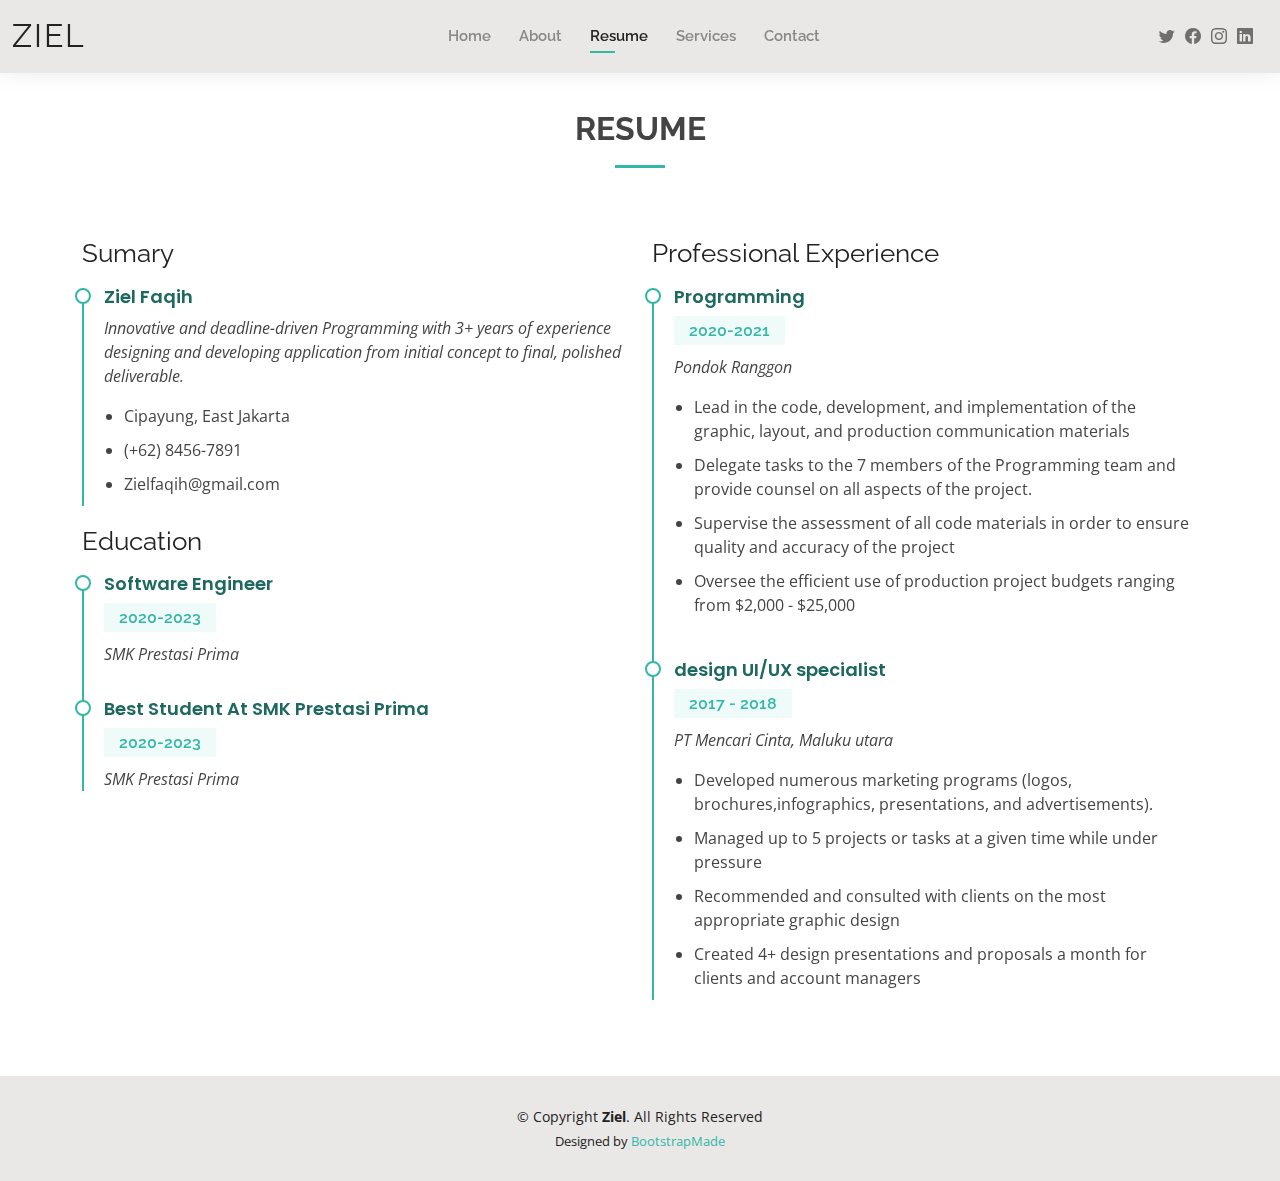
<file: resume.html>
<!DOCTYPE html>
<html lang="en">

<head>
  <meta charset="utf-8">
  <meta content="width=device-width, initial-scale=1.0" name="viewport">

  <title>Resume - Ziel Bootstrap Template</title>
  <meta content="" name="description">
  <meta content="" name="keywords">

  <!-- Favicons -->
  <link href="assets/img/favicon.png" rel="icon">
  <link href="assets/img/apple-touch-icon.png" rel="apple-touch-icon">

  <!-- Google Fonts -->
  <link href="https://fonts.googleapis.com/css?family=Open+Sans:300,300i,400,400i,600,600i,700,700i|Raleway:300,300i,400,400i,500,500i,600,600i,700,700i|Poppins:300,300i,400,400i,500,500i,600,600i,700,700i" rel="stylesheet">

  <!-- Vendor CSS Files -->
  <link href="assets/vendor/aos/aos.css" rel="stylesheet">
  <link href="assets/vendor/bootstrap/css/bootstrap.min.css" rel="stylesheet">
  <link href="assets/vendor/bootstrap-icons/bootstrap-icons.css" rel="stylesheet">
  <link href="assets/vendor/boxicons/css/boxicons.min.css" rel="stylesheet">
  <link href="assets/vendor/glightbox/css/glightbox.min.css" rel="stylesheet">
  <link href="assets/vendor/swiper/swiper-bundle.min.css" rel="stylesheet">

  <!-- Template Main CSS File -->
  <link href="assets/css/style.css" rel="stylesheet">

  <!-- =======================================================
  * Template Name: Kelly - v4.9.1
  * Template URL: https://bootstrapmade.com/kelly-free-bootstrap-cv-resume-html-template/
  * Author: BootstrapMade.com
  * License: https://bootstrapmade.com/license/
  ======================================================== -->
</head>

<body>

  <!-- ======= Header ======= -->
  <header id="header" class="fixed-top">
    <div class="container-fluid d-flex justify-content-between align-items-center">

      <h1 class="logo me-auto me-lg-0"><a href="index.html">Ziel</a></h1>
      <!-- Uncomment below if you prefer to use an image logo -->
      <!-- <a href="index.html" class="logo"><img src="assets/img/logo.png" alt="" class="img-fluid"></a>-->

      <nav id="navbar" class="navbar order-last order-lg-0">
        <ul>
          <li><a href="index.html">Home</a></li>
          <li><a href="about.html">About</a></li>
          <li><a class="active" href="resume.html">Resume</a></li>
          <li><a href="services.html">Services</a></li>
          <!-- <li><a href="portfolio.html">Portfolio</a></li> -->
          <li><a href="contact.html">Contact</a></li>
        </ul>
        <i class="bi bi-list mobile-nav-toggle"></i>
      </nav><!-- .navbar -->

      <div class="header-social-links">
        <a href="#" class="twitter"><i class="bi bi-twitter"></i></a>
        <a href="#" class="facebook"><i class="bi bi-facebook"></i></a>
        <a href="#" class="instagram"><i class="bi bi-instagram"></i></a>
        <a href="#" class="linkedin"><i class="bi bi-linkedin"></i></i></a>
      </div>

    </div>

  </header><!-- End Header -->

  <main id="main">

    <!-- ======= Resume Section ======= -->
    <section id="resume" class="resume">
      <div class="container" data-aos="fade-up">

        <div class="section-title">
          <h2>Resume</h2>
          <p></p>
        </div>

        <div class="row">
          <div class="col-lg-6">
            <h3 class="resume-title">Sumary</h3>
            <div class="resume-item pb-0">
              <h4>Ziel Faqih</h4>
              <p><em>Innovative and deadline-driven Programming with 3+ years of experience designing and developing application from initial concept to final, polished deliverable.</em></p>
              <p>
              <ul>
                <li>Cipayung, East Jakarta</li>
                <li>(+62) 8456-7891</li>
                <li>Zielfaqih@gmail.com</li>
              </ul>
              </p>
            </div>

            <h3 class="resume-title">Education</h3>
            <div class="resume-item">
              <h4>Software Engineer</h4>
              <h5>2020-2023</h5>
              <p><em>SMK Prestasi Prima</em></p>
              <p></p>
            </div>
            <div class="resume-item">
              <h4>Best Student At SMK Prestasi Prima</h4>
              <h5>2020-2023</h5>
              <p><em>SMK Prestasi Prima</em></p>
              <p></p>
            </div>
          </div>
          <div class="col-lg-6">
            <h3 class="resume-title">Professional Experience</h3>
            <div class="resume-item">
              <h4>Programming</h4>
              <h5>2020-2021</h5>
              <p><em>Pondok Ranggon </em></p>
              <p>
              <ul>
                <li>Lead in the code, development, and implementation of the graphic, layout, and production communication materials</li>
                <li>Delegate tasks to the 7 members of the Programming team and provide counsel on all aspects of the project. </li>
                <li>Supervise the assessment of all code materials in order to ensure quality and accuracy of the project</li>
                <li>Oversee the efficient use of production project budgets ranging from $2,000 - $25,000</li>
              </ul>
              </p>
            </div>
            <div class="resume-item">
              <h4> design UI/UX specialist</h4>
              <h5>2017 - 2018</h5>
              <p><em>PT Mencari Cinta, Maluku utara</em></p>
              <p>
              <ul>
                <li>Developed numerous marketing programs (logos, brochures,infographics, presentations, and advertisements).</li>
                <li>Managed up to 5 projects or tasks at a given time while under pressure</li>
                <li>Recommended and consulted with clients on the most appropriate graphic design</li>
                <li>Created 4+ design presentations and proposals a month for clients and account managers</li>
              </ul>
              </p>
            </div>
          </div>
        </div>

      </div>
    </section><!-- End Resume Section -->

  </main><!-- End #main -->

  <!-- ======= Footer ======= -->
  <footer id="footer">
    <div class="container">
      <div class="copyright">
        &copy; Copyright <strong><span>Ziel</span></strong>. All Rights Reserved
      </div>
      <div class="credits">
        <!-- All the links in the footer should remain intact. -->
        <!-- You can delete the links only if you purchased the pro version. -->
        <!-- Licensing information: https://bootstrapmade.com/license/ -->
        <!-- Purchase the pro version with working PHP/AJAX contact form: https://bootstrapmade.com/kelly-free-bootstrap-cv-resume-html-template/ -->
        Designed by <a href="https://bootstrapmade.com/">BootstrapMade</a>
      </div>
    </div>
  </footer><!-- End  Footer -->

  <div id="preloader"></div>
  <a href="#" class="back-to-top d-flex align-items-center justify-content-center"><i class="bi bi-arrow-up-short"></i></a>

  <!-- Vendor JS Files -->
  <script src="assets/vendor/purecounter/purecounter_vanilla.js"></script>
  <script src="assets/vendor/aos/aos.js"></script>
  <script src="assets/vendor/bootstrap/js/bootstrap.bundle.min.js"></script>
  <script src="assets/vendor/glightbox/js/glightbox.min.js"></script>
  <script src="assets/vendor/isotope-layout/isotope.pkgd.min.js"></script>
  <script src="assets/vendor/swiper/swiper-bundle.min.js"></script>
  <script src="assets/vendor/waypoints/noframework.waypoints.js"></script>
  <script src="assets/vendor/php-email-form/validate.js"></script>

  <!-- Template Main JS File -->
  <script src="assets/js/main.js"></script>

</body>

</html>
</file>
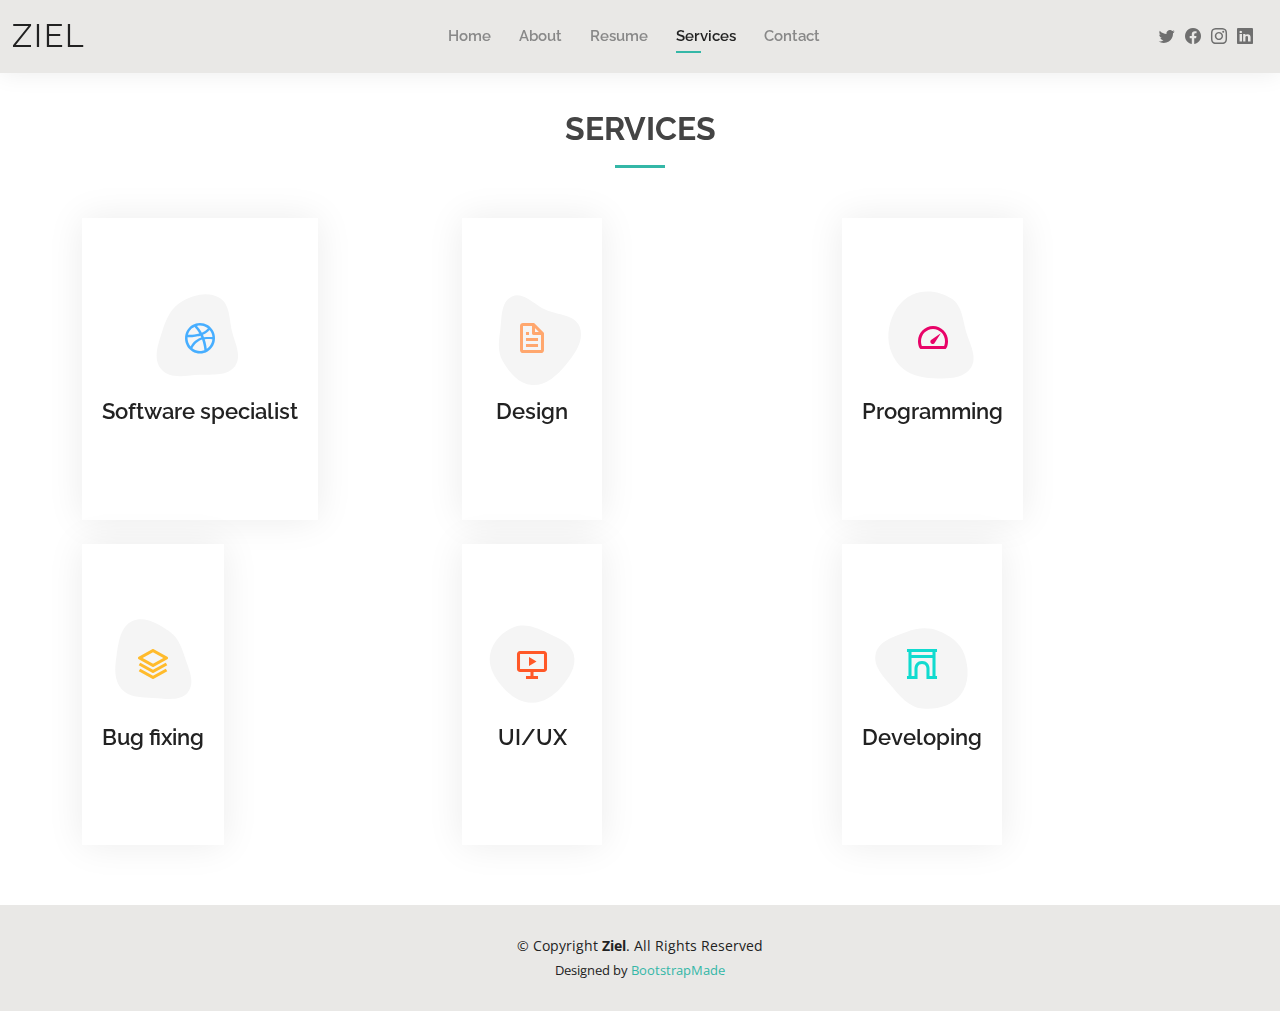
<file: services.html>
<!DOCTYPE html>
<html lang="en">

<head>
  <meta charset="utf-8">
  <meta content="width=device-width, initial-scale=1.0" name="viewport">

  <title>Services - Ziel Bootstrap Template</title>
  <meta content="" name="description">
  <meta content="" name="keywords">

  <!-- Favicons -->
  <link href="assets/img/favicon.png" rel="icon">
  <link href="assets/img/apple-touch-icon.png" rel="apple-touch-icon">

  <!-- Google Fonts -->
  <link href="https://fonts.googleapis.com/css?family=Open+Sans:300,300i,400,400i,600,600i,700,700i|Raleway:300,300i,400,400i,500,500i,600,600i,700,700i|Poppins:300,300i,400,400i,500,500i,600,600i,700,700i" rel="stylesheet">

  <!-- Vendor CSS Files -->
  <link href="assets/vendor/aos/aos.css" rel="stylesheet">
  <link href="assets/vendor/bootstrap/css/bootstrap.min.css" rel="stylesheet">
  <link href="assets/vendor/bootstrap-icons/bootstrap-icons.css" rel="stylesheet">
  <link href="assets/vendor/boxicons/css/boxicons.min.css" rel="stylesheet">
  <link href="assets/vendor/glightbox/css/glightbox.min.css" rel="stylesheet">
  <link href="assets/vendor/swiper/swiper-bundle.min.css" rel="stylesheet">

  <!-- Template Main CSS File -->
  <link href="assets/css/style.css" rel="stylesheet">

  <!-- =======================================================
  * Template Name: Kelly - v4.9.1
  * Template URL: https://bootstrapmade.com/kelly-free-bootstrap-cv-resume-html-template/
  * Author: BootstrapMade.com
  * License: https://bootstrapmade.com/license/
  ======================================================== -->
</head>

<body>

  <!-- ======= Header ======= -->
  <header id="header" class="fixed-top">
    <div class="container-fluid d-flex justify-content-between align-items-center">

      <h1 class="logo me-auto me-lg-0"><a href="index.html">Ziel</a></h1>
      <!-- Uncomment below if you prefer to use an image logo -->
      <!-- <a href="index.html" class="logo"><img src="assets/img/logo.png" alt="" class="img-fluid"></a>-->

      <nav id="navbar" class="navbar order-last order-lg-0">
        <ul>
          <li><a href="index.html">Home</a></li>
          <li><a href="about.html">About</a></li>
          <li><a href="resume.html">Resume</a></li>
          <li><a class="active" href="services.html">Services</a></li>
          <!-- <li><a href="portfolio.html">Portfolio</a></li> -->
          <li><a href="contact.html">Contact</a></li>
        </ul>
        <i class="bi bi-list mobile-nav-toggle"></i>
      </nav><!-- .navbar -->

      <div class="header-social-links">
        <a href="#" class="twitter"><i class="bi bi-twitter"></i></a>
        <a href="#" class="facebook"><i class="bi bi-facebook"></i></a>
        <a href="#" class="instagram"><i class="bi bi-instagram"></i></a>
        <a href="#" class="linkedin"><i class="bi bi-linkedin"></i></i></a>
      </div>

    </div>

  </header><!-- End Header -->

  <main id="main">

    <!-- ======= Services Section ======= -->
    <section id="services" class="services">
      <div class="container" data-aos="fade-up">

        <div class="section-title">
          <h2>Services</h2>
          <p></p>
        </div>

        <div class="row">
          <div class="col-lg-4 col-md-6 d-flex align-items-stretch" data-aos="zoom-in" data-aos-delay="100">
            <div class="icon-box iconbox-blue">
              <div class="icon">
                <svg width="100" height="100" viewBox="0 0 600 600" xmlns="http://www.w3.org/2000/svg">
                  <path stroke="none" stroke-width="0" fill="#f5f5f5" d="M300,521.0016835830174C376.1290562159157,517.8887921683347,466.0731472004068,529.7835943286574,510.70327084640275,468.03025145048787C554.3714126377745,407.6079735673963,508.03601936045806,328.9844924480964,491.2728898941984,256.3432110539036C474.5976632858925,184.082847569629,479.9380746630129,96.60480741107993,416.23090153303,58.64404602377083C348.86323505073057,18.502131276798302,261.93793281208167,40.57373210992963,193.5410806939664,78.93577620505333C130.42746243093433,114.334589627462,98.30271207620316,179.96522072025542,76.75703585869454,249.04625023123273C51.97151888228291,328.5150500222984,13.704378332031375,421.85034740162234,66.52175969318436,486.19268352777647C119.04800174914682,550.1803526380478,217.28368757567262,524.383925680826,300,521.0016835830174"></path>
                </svg>
                <i class="bx bxl-dribbble"></i>
              </div>
              <h4><a href="">Software specialist</a></h4>
              <p></p>
            </div>
          </div>

          <div class="col-lg-4 col-md-6 d-flex align-items-stretch mt-4 mt-md-0" data-aos="zoom-in" data-aos-delay="200">
            <div class="icon-box iconbox-orange ">
              <div class="icon">
                <svg width="100" height="100" viewBox="0 0 600 600" xmlns="http://www.w3.org/2000/svg">
                  <path stroke="none" stroke-width="0" fill="#f5f5f5" d="M300,582.0697525312426C382.5290701553225,586.8405444964366,449.9789794690241,525.3245884688669,502.5850820975895,461.55621195738473C556.606425686781,396.0723002908107,615.8543463187945,314.28637112970534,586.6730223649479,234.56875336149918C558.9533121215079,158.8439757836574,454.9685369536778,164.00468322053177,381.49747125262974,130.76875717737553C312.15926192815925,99.40240125094834,248.97055460311594,18.661163978235184,179.8680185752513,50.54337015887873C110.5421016452524,82.52863877960104,119.82277516462835,180.83849132639028,109.12597500060166,256.43424936330496C100.08760227029461,320.3096726198365,92.17705696193138,384.0621239912766,124.79988738764834,439.7174275375508C164.83382741302287,508.01625554203684,220.96474134820875,577.5009287672846,300,582.0697525312426"></path>
                </svg>
                <i class="bx bx-file"></i>
              </div>
              <h4><a href="">Design</a></h4>
              <p></p>
            </div>
          </div>

          <div class="col-lg-4 col-md-6 d-flex align-items-stretch mt-4 mt-lg-0" data-aos="zoom-in" data-aos-delay="300">
            <div class="icon-box iconbox-pink">
              <div class="icon">
                <svg width="100" height="100" viewBox="0 0 600 600" xmlns="http://www.w3.org/2000/svg">
                  <path stroke="none" stroke-width="0" fill="#f5f5f5" d="M300,541.5067337569781C382.14930387511276,545.0595476570109,479.8736841581634,548.3450877840088,526.4010558755058,480.5488172755941C571.5218469581645,414.80211281144784,517.5187510058486,332.0715597781072,496.52539010469104,255.14436215662573C477.37192572678356,184.95920475031193,473.57363656557914,105.61284051026155,413.0603344069578,65.22779650032875C343.27470386102294,18.654635553484475,251.2091493199835,5.337323636656869,175.0934190732945,40.62881213300186C97.87086631185822,76.43348514350839,51.98124368387456,156.15599469081315,36.44837278890362,239.84606092416172C21.716077023791087,319.22268207091537,43.775223500013084,401.1760424656574,96.891909868211,461.97329694683043C147.22146801428983,519.5804099606455,223.5754009179313,538.201503339737,300,541.5067337569781"></path>
                </svg>
                <i class="bx bx-tachometer"></i>
              </div>
              <h4><a href="">Programming</a></h4>
              <p></p>
            </div>
          </div>

          <div class="col-lg-4 col-md-6 d-flex align-items-stretch mt-4" data-aos="zoom-in" data-aos-delay="100">
            <div class="icon-box iconbox-yellow">
              <div class="icon">
                <svg width="100" height="100" viewBox="0 0 600 600" xmlns="http://www.w3.org/2000/svg">
                  <path stroke="none" stroke-width="0" fill="#f5f5f5" d="M300,503.46388370962813C374.79870501325706,506.71871716319447,464.8034551963731,527.1746412648533,510.4981551193396,467.86667711651364C555.9287308511215,408.9015244558933,512.6030010748507,327.5744911775523,490.211057578863,256.5855673507754C471.097692560561,195.9906835881958,447.69079081568157,138.11976852964426,395.19560036434837,102.3242989838813C329.3053358748298,57.3949838291264,248.02791733380457,8.279543830951368,175.87071277845988,42.242879143198664C103.41431057327972,76.34704239035025,93.79494320519305,170.9812938413882,81.28167332365135,250.07896920659033C70.17666984294237,320.27484674793965,64.84698225790005,396.69656628748305,111.28512138212992,450.4950937839243C156.20124167950087,502.5303643271138,231.32542653798444,500.4755392045468,300,503.46388370962813"></path>
                </svg>
                <i class="bx bx-layer"></i>
              </div>
              <h4><a href="">Bug fixing</a></h4>
              <p></p>
            </div>
          </div>

          <div class="col-lg-4 col-md-6 d-flex align-items-stretch mt-4" data-aos="zoom-in" data-aos-delay="200">
            <div class="icon-box iconbox-red">
              <div class="icon">
                <svg width="100" height="100" viewBox="0 0 600 600" xmlns="http://www.w3.org/2000/svg">
                  <path stroke="none" stroke-width="0" fill="#f5f5f5" d="M300,532.3542879108572C369.38199826031484,532.3153073249985,429.10787420159085,491.63046689027357,474.5244479745417,439.17860296908856C522.8885846962883,383.3225815378663,569.1668002868075,314.3205725914397,550.7432151929288,242.7694973846089C532.6665558377875,172.5657663291529,456.2379748765914,142.6223662098291,390.3689995646985,112.34683881706744C326.66090330228417,83.06452184765237,258.84405631176094,53.51806209861945,193.32584062364296,78.48882559362697C121.61183558270385,105.82097193414197,62.805066853699245,167.19869350419734,48.57481801355237,242.6138429142374C34.843463184063346,315.3850353017275,76.69343916112496,383.4422959591041,125.22947124332185,439.3748458443577C170.7312796277747,491.8107796887764,230.57421082200815,532.3932930995766,300,532.3542879108572"></path>
                </svg>
                <i class="bx bx-slideshow"></i>
              </div>
              <h4><a href="">UI/UX</a></h4>
              <p></p>
            </div>
          </div>

          <div class="col-lg-4 col-md-6 d-flex align-items-stretch mt-4" data-aos="zoom-in" data-aos-delay="300">
            <div class="icon-box iconbox-teal">
              <div class="icon">
                <svg width="100" height="100" viewBox="0 0 600 600" xmlns="http://www.w3.org/2000/svg">
                  <path stroke="none" stroke-width="0" fill="#f5f5f5" d="M300,566.797414625762C385.7384707136149,576.1784315230908,478.7894351017131,552.8928747891023,531.9192734346935,484.94944893311C584.6109503024035,417.5663521118492,582.489472248146,322.67544863468447,553.9536738515405,242.03673114598146C529.1557734026468,171.96086150256528,465.24506316201064,127.66468636344209,395.9583748389544,100.7403814666027C334.2173773831606,76.7482773500951,269.4350130405921,84.62216499799875,207.1952322260088,107.2889140133804C132.92018162631612,134.33871894543012,41.79353780512637,160.00259165414826,22.644507872594943,236.69541883565114C3.319112789854554,314.0945973066697,72.72355303640163,379.243833228382,124.04198916343866,440.3218312028393C172.9286146004772,498.5055451809895,224.45579914871206,558.5317968840102,300,566.797414625762"></path>
                </svg>
                <i class="bx bx-arch"></i>
              </div>
              <h4><a href="">Developing</a></h4>
              <p></p>
            </div>
          </div>

        </div>

      </div>
    </section><!-- End Services Section -->

  </main><!-- End #main -->

  <!-- ======= Footer ======= -->
  <footer id="footer">
    <div class="container">
      <div class="copyright">
        &copy; Copyright <strong><span>Ziel</span></strong>. All Rights Reserved
      </div>
      <div class="credits">
        <!-- All the links in the footer should remain intact. -->
        <!-- You can delete the links only if you purchased the pro version. -->
        <!-- Licensing information: https://bootstrapmade.com/license/ -->
        <!-- Purchase the pro version with working PHP/AJAX contact form: https://bootstrapmade.com/kelly-free-bootstrap-cv-resume-html-template/ -->
        Designed by <a href="https://bootstrapmade.com/">BootstrapMade</a>
      </div>
    </div>
  </footer><!-- End  Footer -->

  <div id="preloader"></div>
  <a href="#" class="back-to-top d-flex align-items-center justify-content-center"><i class="bi bi-arrow-up-short"></i></a>

  <!-- Vendor JS Files -->
  <script src="assets/vendor/purecounter/purecounter_vanilla.js"></script>
  <script src="assets/vendor/aos/aos.js"></script>
  <script src="assets/vendor/bootstrap/js/bootstrap.bundle.min.js"></script>
  <script src="assets/vendor/glightbox/js/glightbox.min.js"></script>
  <script src="assets/vendor/isotope-layout/isotope.pkgd.min.js"></script>
  <script src="assets/vendor/swiper/swiper-bundle.min.js"></script>
  <script src="assets/vendor/waypoints/noframework.waypoints.js"></script>
  <script src="assets/vendor/php-email-form/validate.js"></script>

  <!-- Template Main JS File -->
  <script src="assets/js/main.js"></script>

</body>

</html>
</file>
<file: assets/css/style.css>
/**
* Template Name: Kelly - v4.9.1
* Template URL: https://bootstrapmade.com/kelly-free-bootstrap-cv-resume-html-template/
* Author: BootstrapMade.com
* License: https://bootstrapmade.com/license/
*/

/*--------------------------------------------------------------
# General
--------------------------------------------------------------*/
body {
  font-family: "Open Sans", sans-serif;
  color: #444444;
}

a {
  color: #34b7a7;
  text-decoration: none;
}

a:hover {
  color: #51cdbe;
  text-decoration: none;
}

h1,
h2,
h3,
h4,
h5,
h6 {
  font-family: "Raleway", sans-serif;
}

#main {
  margin-top: 50px;
}

@media (max-width: 992px) {
  #main {
    margin-top: 30px;
  }
}

/*--------------------------------------------------------------
# Preloader
--------------------------------------------------------------*/
#preloader {
  position: fixed;
  top: 0;
  left: 0;
  right: 0;
  bottom: 0;
  z-index: 9999;
  overflow: hidden;
  background: #fff;
}

#preloader:before {
  content: "";
  position: fixed;
  top: calc(50% - 30px);
  left: calc(50% - 30px);
  border: 6px solid #34b7a7;
  border-top-color: #dcf5f2;
  border-radius: 50%;
  width: 60px;
  height: 60px;
  -webkit-animation: animate-preloader 1s linear infinite;
  animation: animate-preloader 1s linear infinite;
}

@-webkit-keyframes animate-preloader {
  0% {
    transform: rotate(0deg);
  }

  100% {
    transform: rotate(360deg);
  }
}

@keyframes animate-preloader {
  0% {
    transform: rotate(0deg);
  }

  100% {
    transform: rotate(360deg);
  }
}

/*--------------------------------------------------------------
# Back to top button
--------------------------------------------------------------*/
.back-to-top {
  position: fixed;
  visibility: hidden;
  opacity: 0;
  right: 15px;
  bottom: 15px;
  z-index: 996;
  background: #34b7a7;
  width: 40px;
  height: 40px;
  border-radius: 50px;
  transition: all 0.4s;
}

.back-to-top i {
  font-size: 24px;
  color: #fff;
  line-height: 0;
}

.back-to-top:hover {
  background: #49cbbb;
  color: #fff;
}

.back-to-top.active {
  visibility: visible;
  opacity: 1;
}

/*--------------------------------------------------------------
# Header
--------------------------------------------------------------*/
#header {
  background: #e9e8e6;
  box-shadow: 0px 0px 25px 0 rgba(0, 0, 0, 0.08);
  z-index: 997;
  padding: 15px 0;
}

#header .logo {
  font-size: 32px;
  margin: 0;
  padding: 0;
  line-height: 1;
  font-weight: 400;
  letter-spacing: 2px;
  text-transform: uppercase;
}

#header .logo a {
  color: #222222;
}

#header .logo img {
  max-height: 40px;
}

@media (max-width: 992px) {
  #header .logo {
    font-size: 28px;
  }
}

/*--------------------------------------------------------------
# Header Social Links
--------------------------------------------------------------*/
.header-social-links {
  padding-right: 15px;
}

.header-social-links a {
  color: #6f6f6f;
  padding-left: 6px;
  display: inline-block;
  line-height: 0px;
  transition: 0.3s;
  font-size: 16px;
}

.header-social-links a:hover {
  color: #34b7a7;
}

/*--------------------------------------------------------------
# Navigation Menu
--------------------------------------------------------------*/
/**
* Desktop Navigation 
*/
.navbar {
  padding: 0;
}

.navbar ul {
  margin: 0;
  padding: 0;
  display: flex;
  list-style: none;
  align-items: center;
}

.navbar li {
  position: relative;
  padding: 10px 0 10px 28px;
}

.navbar a,
.navbar a:focus {
  display: flex;
  align-items: center;
  justify-content: space-between;
  font-family: "Raleway", sans-serif;
  font-size: 15px;
  font-weight: 600;
  color: #888888;
  white-space: nowrap;
  transition: 0.3s;
  position: relative;
}

.navbar a i,
.navbar a:focus i {
  font-size: 12px;
  line-height: 0;
  margin-left: 5px;
}

.navbar>ul>li>a:before {
  content: "";
  position: absolute;
  width: 0;
  height: 2px;
  bottom: -5px;
  left: 0;
  background-color: #34b7a7;
  visibility: hidden;
  width: 0px;
  transition: all 0.3s ease-in-out 0s;
}

.navbar a:hover:before,
.navbar li:hover>a:before,
.navbar .active:before {
  visibility: visible;
  width: 25px;
}

.navbar a:hover,
.navbar .active,
.navbar .active:focus,
.navbar li:hover>a {
  color: #222222;
}

.navbar .dropdown ul {
  display: block;
  position: absolute;
  left: 14px;
  top: calc(100% + 30px);
  margin: 0;
  padding: 10px 0;
  z-index: 99;
  opacity: 0;
  visibility: hidden;
  background: #fff;
  box-shadow: 0px 0px 30px rgba(127, 137, 161, 0.25);
  transition: 0.3s;
  border-radius: 4px;
}

.navbar .dropdown ul li {
  min-width: 200px;
  padding: 0;
}

.navbar .dropdown ul a {
  padding: 10px 20px;
  font-size: 15px;
  text-transform: none;
  font-weight: 600;
}

.navbar .dropdown ul a i {
  font-size: 12px;
}

.navbar .dropdown ul a:hover,
.navbar .dropdown ul .active:hover,
.navbar .dropdown ul li:hover>a {
  color: #34b7a7;
}

.navbar .dropdown:hover>ul {
  opacity: 1;
  top: 100%;
  visibility: visible;
}

.navbar .dropdown .dropdown ul {
  top: 0;
  left: calc(100% - 30px);
  visibility: hidden;
}

.navbar .dropdown .dropdown:hover>ul {
  opacity: 1;
  top: 0;
  left: 100%;
  visibility: visible;
}

@media (max-width: 1366px) {
  .navbar .dropdown .dropdown ul {
    left: -90%;
  }

  .navbar .dropdown .dropdown:hover>ul {
    left: -100%;
  }
}

/**
* Mobile Navigation 
*/
.mobile-nav-toggle {
  color: #222222;
  font-size: 28px;
  cursor: pointer;
  display: none;
  line-height: 0;
  transition: 0.5s;
}

.mobile-nav-toggle.bi-x {
  color: #fff;
}

@media (max-width: 991px) {
  .mobile-nav-toggle {
    display: block;
  }

  .navbar ul {
    display: none;
  }
}

.navbar-mobile {
  position: fixed;
  overflow: hidden;
  top: 0;
  right: 0;
  left: 0;
  bottom: 0;
  background: rgba(9, 9, 9, 0.9);
  transition: 0.3s;
  z-index: 999;
}

.navbar-mobile .mobile-nav-toggle {
  position: absolute;
  top: 15px;
  right: 15px;
}

.navbar-mobile ul {
  display: block;
  position: absolute;
  top: 55px;
  right: 15px;
  bottom: 15px;
  left: 15px;
  padding: 10px 0;
  border-radius: 10px;
  background-color: #fff;
  overflow-y: auto;
  transition: 0.3s;
}

.navbar-mobile a,
.navbar-mobile a:focus {
  font-size: 15px;
  padding-right: 15px;
  color: #222222;
}

.navbar-mobile a:hover,
.navbar-mobile .active,
.navbar-mobile li:hover>a {
  color: #34b7a7;
}

.navbar-mobile .getstarted,
.navbar-mobile .getstarted:focus {
  margin: 15px;
}

.navbar-mobile .dropdown ul {
  position: static;
  display: none;
  margin: 10px 20px;
  padding: 10px 0;
  z-index: 99;
  opacity: 1;
  visibility: visible;
  background: #fff;
  box-shadow: 0px 0px 30px rgba(127, 137, 161, 0.25);
}

.navbar-mobile .dropdown ul li {
  min-width: 200px;
}

.navbar-mobile .dropdown ul a {
  padding: 10px 20px;
}

.navbar-mobile .dropdown ul a i {
  font-size: 12px;
}

.navbar-mobile .dropdown ul a:hover,
.navbar-mobile .dropdown ul .active:hover,
.navbar-mobile .dropdown ul li:hover>a {
  color: #34b7a7;
}

.navbar-mobile .dropdown>.dropdown-active {
  display: block;
}

/*--------------------------------------------------------------
# Hero Section
--------------------------------------------------------------*/
#hero {
  width: 100%;
  height: 100vh;
  background: url("../img/coding.jpg") top right;
  background-size: cover;
}

#hero .container {
  padding-top: 70px;
  position: relative;
}

@media (max-width: 992px) {
  #hero .container {
    padding-top: 58px;
  }
}

#hero h1 {
  margin: 0;
  font-size: 48px;
  font-weight: 700;
  line-height: 56px;
  color: #fbfbfb;
}

#hero h2 {
  color: #6f6f6f;
  margin: 10px 0 0 0;
  font-size: 22px;
}

#hero .btn-about {
  font-family: "Raleway", sans-serif;
  text-transform: uppercase;
  font-weight: 600;
  font-size: 12px;
  letter-spacing: 1px;
  display: inline-block;
  padding: 12px 40px;
  border-radius: 50px;
  transition: 0.5s;
  margin-top: 30px;
  color: #fff;
  background: #34b7a7;
}

#hero .btn-about:hover {
  background: #3dc8b7;
}

@media (min-width: 1024px) {
  #hero {
    background-attachment: fixed;
  }
}

@media (max-width: 992px) {
  #hero:before {
    content: "";
    background: rgba(255, 255, 255, 0.8);
    position: absolute;
    bottom: 0;
    top: 0;
    left: 0;
    right: 0;
  }

  #hero h1 {
    font-size: 28px;
    line-height: 36px;
  }

  #hero h2 {
    font-size: 18px;
    line-height: 24px;
  }
}

/*--------------------------------------------------------------
# Sections General
--------------------------------------------------------------*/
section {
  padding: 60px 0;
}

.section-bg {
  background-color: #e7f8f6;
}

.section-title {
  text-align: center;
  padding-bottom: 30px;
}

.section-title h2 {
  font-size: 32px;
  font-weight: bold;
  text-transform: uppercase;
  margin-bottom: 20px;
  padding-bottom: 20px;
  position: relative;
}

.section-title h2::after {
  content: "";
  position: absolute;
  display: block;
  width: 50px;
  height: 3px;
  background: #34b7a7;
  bottom: 0;
  left: calc(50% - 25px);
}

.section-title p {
  margin-bottom: 0;
}

/*--------------------------------------------------------------
# Cta
--------------------------------------------------------------*/
.cta {
  background: linear-gradient(rgba(0, 0, 0, 0.6), rgba(0, 0, 0, 0.6)), url("../img/bg-1.jpg") fixed center center;
  background-size: cover;
  padding: 80px 0;
}

.cta h3 {
  color: #fff;
  font-size: 28px;
  font-weight: 700;
}

.cta p {
  color: #fff;
}

.cta .cta-btn {
  font-family: "Raleway", sans-serif;
  text-transform: uppercase;
  font-weight: 500;
  font-size: 16px;
  letter-spacing: 1px;
  display: inline-block;
  padding: 8px 20px;
  border-radius: 2px;
  transition: 0.5s;
  margin: 10px;
  border: 2px solid #fff;
  color: #fff;
}

.cta .cta-btn:hover {
  background: #34b7a7;
  border: 2px solid #34b7a7;
}

@media (max-width: 1024px) {
  .cta {
    background-attachment: scroll;
  }
}

@media (min-width: 769px) {
  .cta .cta-btn-container {
    display: flex;
    align-items: center;
    justify-content: flex-end;
  }
}

/*--------------------------------------------------------------
# About
--------------------------------------------------------------*/
.about .content h3 {
  font-weight: 700;
  font-size: 26px;
  color: #555555;
}

.about .content ul {
  list-style: none;
  padding: 0;
}

.about .content ul li {
  padding-bottom: 10px;
}

.about .content ul i {
  font-size: 20px;
  padding-right: 2px;
  color: #34b7a7;
}

.about .content p:last-child {
  margin-bottom: 0;
}

/*--------------------------------------------------------------
# Skills
--------------------------------------------------------------*/
.skills .progress {
  height: 60px;
  display: block;
  background: none;
  border-radius: 0;
}

.skills .progress .skill {
  padding: 10px 0;
  margin: 0 0 6px 0;
  text-transform: uppercase;
  display: block;
  font-weight: 600;
  font-family: "Poppins", sans-serif;
  color: #222222;
}

.skills .progress .skill .val {
  float: right;
  font-style: normal;
}

.skills .progress-bar-wrap {
  background: #f3f3f3;
}

.skills .progress-bar {
  width: 1px;
  height: 10px;
  transition: 0.9s;
  background-color: #34b7a7;
}

/*--------------------------------------------------------------
# Facts
--------------------------------------------------------------*/
.facts .counters span {
  font-size: 48px;
  display: block;
  color: #34b7a7;
}

.facts .counters p {
  padding: 0;
  margin: 0 0 20px 0;
  font-family: "Raleway", sans-serif;
  font-size: 14px;
}

/*--------------------------------------------------------------
# Testimonials
--------------------------------------------------------------*/
.testimonials .section-header {
  margin-bottom: 40px;
}

.testimonials .testimonials-carousel,
.testimonials .testimonials-slider {
  overflow: hidden;
}

.testimonials .testimonial-item {
  text-align: center;
}

.testimonials .testimonial-item .testimonial-img {
  width: 120px;
  border-radius: 50%;
  border: 4px solid #fff;
  margin: 0 auto;
}

.testimonials .testimonial-item h3 {
  font-size: 20px;
  font-weight: bold;
  margin: 10px 0 5px 0;
  color: #111;
}

.testimonials .testimonial-item h4 {
  font-size: 14px;
  color: #999;
  margin: 0 0 15px 0;
}

.testimonials .testimonial-item .quote-icon-left,
.testimonials .testimonial-item .quote-icon-right {
  color: #c8efea;
  font-size: 26px;
}

.testimonials .testimonial-item .quote-icon-left {
  display: inline-block;
  left: -5px;
  position: relative;
}

.testimonials .testimonial-item .quote-icon-right {
  display: inline-block;
  right: -5px;
  position: relative;
  top: 10px;
}

.testimonials .testimonial-item p {
  font-style: italic;
  margin: 0 auto 15px auto;
}

@media (min-width: 992px) {
  .testimonials .testimonial-item p {
    width: 80%;
  }
}

.testimonials .swiper-pagination {
  margin-top: 20px;
  position: relative;
}

.testimonials .swiper-pagination .swiper-pagination-bullet {
  width: 12px;
  height: 12px;
  background-color: #fff;
  opacity: 1;
  border: 1px solid #34b7a7;
}

.testimonials .swiper-pagination .swiper-pagination-bullet-active {
  background-color: #34b7a7;
}

/*--------------------------------------------------------------
# Resume
--------------------------------------------------------------*/
.resume .resume-title {
  font-size: 26px;
  font-weight: 400;
  margin-top: 20px;
  margin-bottom: 20px;
  color: #222222;
}

.resume .resume-item {
  padding: 0 0 20px 20px;
  margin-top: -2px;
  border-left: 2px solid #34b7a7;
  position: relative;
}

.resume .resume-item h4 {
  line-height: 18px;
  font-size: 18px;
  font-weight: 600;
  font-family: "Poppins", sans-serif;
  color: #1d685f;
  margin-bottom: 10px;
}

.resume .resume-item h5 {
  font-size: 16px;
  background: #effbf9;
  padding: 5px 15px;
  display: inline-block;
  font-weight: 600;
  margin-bottom: 10px;
  color: #34b7a7;
}

.resume .resume-item ul {
  padding-left: 20px;
}

.resume .resume-item ul li {
  padding-bottom: 10px;
}

.resume .resume-item:last-child {
  padding-bottom: 0;
}

.resume .resume-item::before {
  content: "";
  position: absolute;
  width: 16px;
  height: 16px;
  border-radius: 50px;
  left: -9px;
  top: 0;
  background: #fff;
  border: 2px solid #34b7a7;
}

/*--------------------------------------------------------------
# Services
--------------------------------------------------------------*/
.services .icon-box {
  text-align: center;
  padding: 70px 20px 80px 20px;
  transition: all ease-in-out 0.3s;
  background: #fff;
  box-shadow: 0px 0 35px 0 rgba(0, 0, 0, 0.08);
}

.services .icon-box .icon {
  margin: 0 auto;
  width: 100px;
  height: 100px;
  display: flex;
  align-items: center;
  justify-content: center;
  transition: ease-in-out 0.3s;
  position: relative;
}

.services .icon-box .icon i {
  font-size: 36px;
  transition: 0.5s;
  position: relative;
}

.services .icon-box .icon svg {
  position: absolute;
  top: 0;
  left: 0;
}

.services .icon-box .icon svg path {
  transition: 0.5s;
  fill: #f5f5f5;
}

.services .icon-box h4 {
  font-weight: 600;
  margin: 10px 0 15px 0;
  font-size: 22px;
}

.services .icon-box h4 a {
  color: #222222;
  transition: ease-in-out 0.3s;
}

.services .icon-box p {
  line-height: 24px;
  font-size: 14px;
  margin-bottom: 0;
}

.services .iconbox-blue i {
  color: #47aeff;
}

.services .iconbox-blue:hover .icon i {
  color: #fff;
}

.services .iconbox-blue:hover .icon path {
  fill: #47aeff;
}

.services .iconbox-orange i {
  color: #ffa76e;
}

.services .iconbox-orange:hover .icon i {
  color: #fff;
}

.services .iconbox-orange:hover .icon path {
  fill: #ffa76e;
}

.services .iconbox-pink i {
  color: #e80368;
}

.services .iconbox-pink:hover .icon i {
  color: #fff;
}

.services .iconbox-pink:hover .icon path {
  fill: #e80368;
}

.services .iconbox-yellow i {
  color: #ffbb2c;
}

.services .iconbox-yellow:hover .icon i {
  color: #fff;
}

.services .iconbox-yellow:hover .icon path {
  fill: #ffbb2c;
}

.services .iconbox-red i {
  color: #ff5828;
}

.services .iconbox-red:hover .icon i {
  color: #fff;
}

.services .iconbox-red:hover .icon path {
  fill: #ff5828;
}

.services .iconbox-teal i {
  color: #11dbcf;
}

.services .iconbox-teal:hover .icon i {
  color: #fff;
}

.services .iconbox-teal:hover .icon path {
  fill: #11dbcf;
}

/*--------------------------------------------------------------
# Portfolio
--------------------------------------------------------------*/
.portfolio .portfolio-item {
  margin-bottom: 30px;
}

.portfolio #portfolio-flters {
  padding: 0;
  margin: 0 auto 20px auto;
  list-style: none;
  text-align: center;
}

.portfolio #portfolio-flters li {
  cursor: pointer;
  display: inline-block;
  padding: 8px 16px 10px 16px;
  font-size: 13px;
  font-weight: 500;
  line-height: 1;
  text-transform: uppercase;
  color: #444444;
  margin-bottom: 5px;
  transition: all 0.3s ease-in-out;
  border-radius: 50px;
}

.portfolio #portfolio-flters li:hover,
.portfolio #portfolio-flters li.filter-active {
  color: #fff;
  background: #34b7a7;
}

.portfolio #portfolio-flters li:last-child {
  margin-right: 0;
}

.portfolio .portfolio-wrap {
  transition: 0.3s;
  position: relative;
  overflow: hidden;
  z-index: 1;
  background: rgba(34, 34, 34, 0.6);
}

.portfolio .portfolio-wrap::before {
  content: "";
  background: rgba(34, 34, 34, 0.6);
  position: absolute;
  left: 0;
  right: 0;
  top: 0;
  bottom: 0;
  transition: all ease-in-out 0.3s;
  z-index: 2;
  opacity: 0;
}

.portfolio .portfolio-wrap img {
  transition: all ease-in-out 0.3s;
}

.portfolio .portfolio-wrap .portfolio-info {
  opacity: 0;
  position: absolute;
  top: 0;
  left: 0;
  right: 0;
  bottom: 0;
  z-index: 3;
  transition: all ease-in-out 0.3s;
  display: flex;
  flex-direction: column;
  justify-content: flex-end;
  align-items: flex-start;
  padding: 20px;
}

.portfolio .portfolio-wrap .portfolio-info h4 {
  font-size: 20px;
  color: #fff;
  font-weight: 600;
}

.portfolio .portfolio-wrap .portfolio-info p {
  color: rgba(255, 255, 255, 0.7);
  font-size: 14px;
  text-transform: uppercase;
  padding: 0;
  margin: 0;
  font-style: italic;
}

.portfolio .portfolio-wrap .portfolio-links {
  text-align: center;
  z-index: 4;
}

.portfolio .portfolio-wrap .portfolio-links a {
  color: #fff;
  margin: 0 5px 0 0;
  font-size: 28px;
  display: inline-block;
  transition: 0.3s;
}

.portfolio .portfolio-wrap .portfolio-links a:hover {
  color: #78d9cd;
}

.portfolio .portfolio-wrap:hover::before {
  opacity: 1;
}

.portfolio .portfolio-wrap:hover img {
  transform: scale(1.2);
}

.portfolio .portfolio-wrap:hover .portfolio-info {
  opacity: 1;
}

/*--------------------------------------------------------------
# Portfolio Details
--------------------------------------------------------------*/
.portfolio-details {
  padding-top: 0;
}

.portfolio-details .portfolio-details-slider img {
  width: 100%;
}

.portfolio-details .portfolio-details-slider .swiper-pagination {
  margin-top: 20px;
  position: relative;
}

.portfolio-details .portfolio-details-slider .swiper-pagination .swiper-pagination-bullet {
  width: 12px;
  height: 12px;
  background-color: #fff;
  opacity: 1;
  border: 1px solid #34b7a7;
}

.portfolio-details .portfolio-details-slider .swiper-pagination .swiper-pagination-bullet-active {
  background-color: #34b7a7;
}

.portfolio-details .portfolio-info {
  padding: 30px;
  box-shadow: 0px 0 30px rgba(34, 34, 34, 0.08);
}

.portfolio-details .portfolio-info h3 {
  font-size: 22px;
  font-weight: 700;
  margin-bottom: 20px;
  padding-bottom: 20px;
  border-bottom: 1px solid #eee;
}

.portfolio-details .portfolio-info ul {
  list-style: none;
  padding: 0;
  font-size: 15px;
}

.portfolio-details .portfolio-info ul li+li {
  margin-top: 10px;
}

.portfolio-details .portfolio-description {
  padding-top: 30px;
}

.portfolio-details .portfolio-description h2 {
  font-size: 26px;
  font-weight: 700;
  margin-bottom: 20px;
}

.portfolio-details .portfolio-description p {
  padding: 0;
}

/*--------------------------------------------------------------
# Contact
--------------------------------------------------------------*/
.contact .info {
  width: 100%;
  background: #fff;
}

.contact .info i {
  font-size: 20px;
  color: #34b7a7;
  float: left;
  width: 44px;
  height: 44px;
  background: #effbf9;
  display: flex;
  justify-content: center;
  align-items: center;
  border-radius: 50px;
  transition: all 0.3s ease-in-out;
}

.contact .info h4 {
  padding: 0 0 0 60px;
  font-size: 22px;
  font-weight: 600;
  margin-bottom: 5px;
  color: #222222;
}

.contact .info p {
  padding: 0 0 0 60px;
  margin-bottom: 0;
  font-size: 14px;
  color: #555555;
}

.contact .info .email,
.contact .info .phone {
  margin-top: 40px;
}

.contact .info .email:hover i,
.contact .info .address:hover i,
.contact .info .phone:hover i {
  background: #34b7a7;
  color: #fff;
}

.contact .php-email-form {
  width: 100%;
  background: #fff;
}

.contact .php-email-form .form-group {
  padding-bottom: 8px;
}

.contact .php-email-form .error-message {
  display: none;
  color: #fff;
  background: #ed3c0d;
  text-align: center;
  padding: 15px;
  font-weight: 600;
}

.contact .php-email-form .sent-message {
  display: none;
  color: #fff;
  background: #18d26e;
  text-align: center;
  padding: 15px;
  font-weight: 600;
}

.contact .php-email-form .loading {
  display: none;
  background: #fff;
  text-align: center;
  padding: 15px;
}

.contact .php-email-form .loading:before {
  content: "";
  display: inline-block;
  border-radius: 50%;
  width: 24px;
  height: 24px;
  margin: 0 10px -6px 0;
  border: 3px solid #18d26e;
  border-top-color: #eee;
  -webkit-animation: animate-loading 1s linear infinite;
  animation: animate-loading 1s linear infinite;
}

.contact .php-email-form input,
.contact .php-email-form textarea {
  border-radius: 4px;
  box-shadow: none;
  font-size: 14px;
}

.contact .php-email-form input:focus,
.contact .php-email-form textarea:focus {
  border-color: #34b7a7;
}

.contact .php-email-form input {
  height: 44px;
}

.contact .php-email-form textarea {
  padding: 10px 12px;
}

.contact .php-email-form button[type=submit] {
  background: #34b7a7;
  border: 0;
  padding: 10px 30px 12px 30px;
  color: #fff;
  transition: 0.4s;
  border-radius: 50px;
}

.contact .php-email-form button[type=submit]:hover {
  background: #3dc8b7;
}

@-webkit-keyframes animate-loading {
  0% {
    transform: rotate(0deg);
  }

  100% {
    transform: rotate(360deg);
  }
}

@keyframes animate-loading {
  0% {
    transform: rotate(0deg);
  }

  100% {
    transform: rotate(360deg);
  }
}

/*--------------------------------------------------------------
# Footer
--------------------------------------------------------------*/
#footer {
  background: #e9e8e6;
  padding: 30px 0;
  color: #222222;
  font-size: 14px;
  text-align: center;
}

#footer .credits {
  padding-top: 5px;
  font-size: 13px;
}

#footer .credits a {
  color: #34b7a7;
}
</file>
